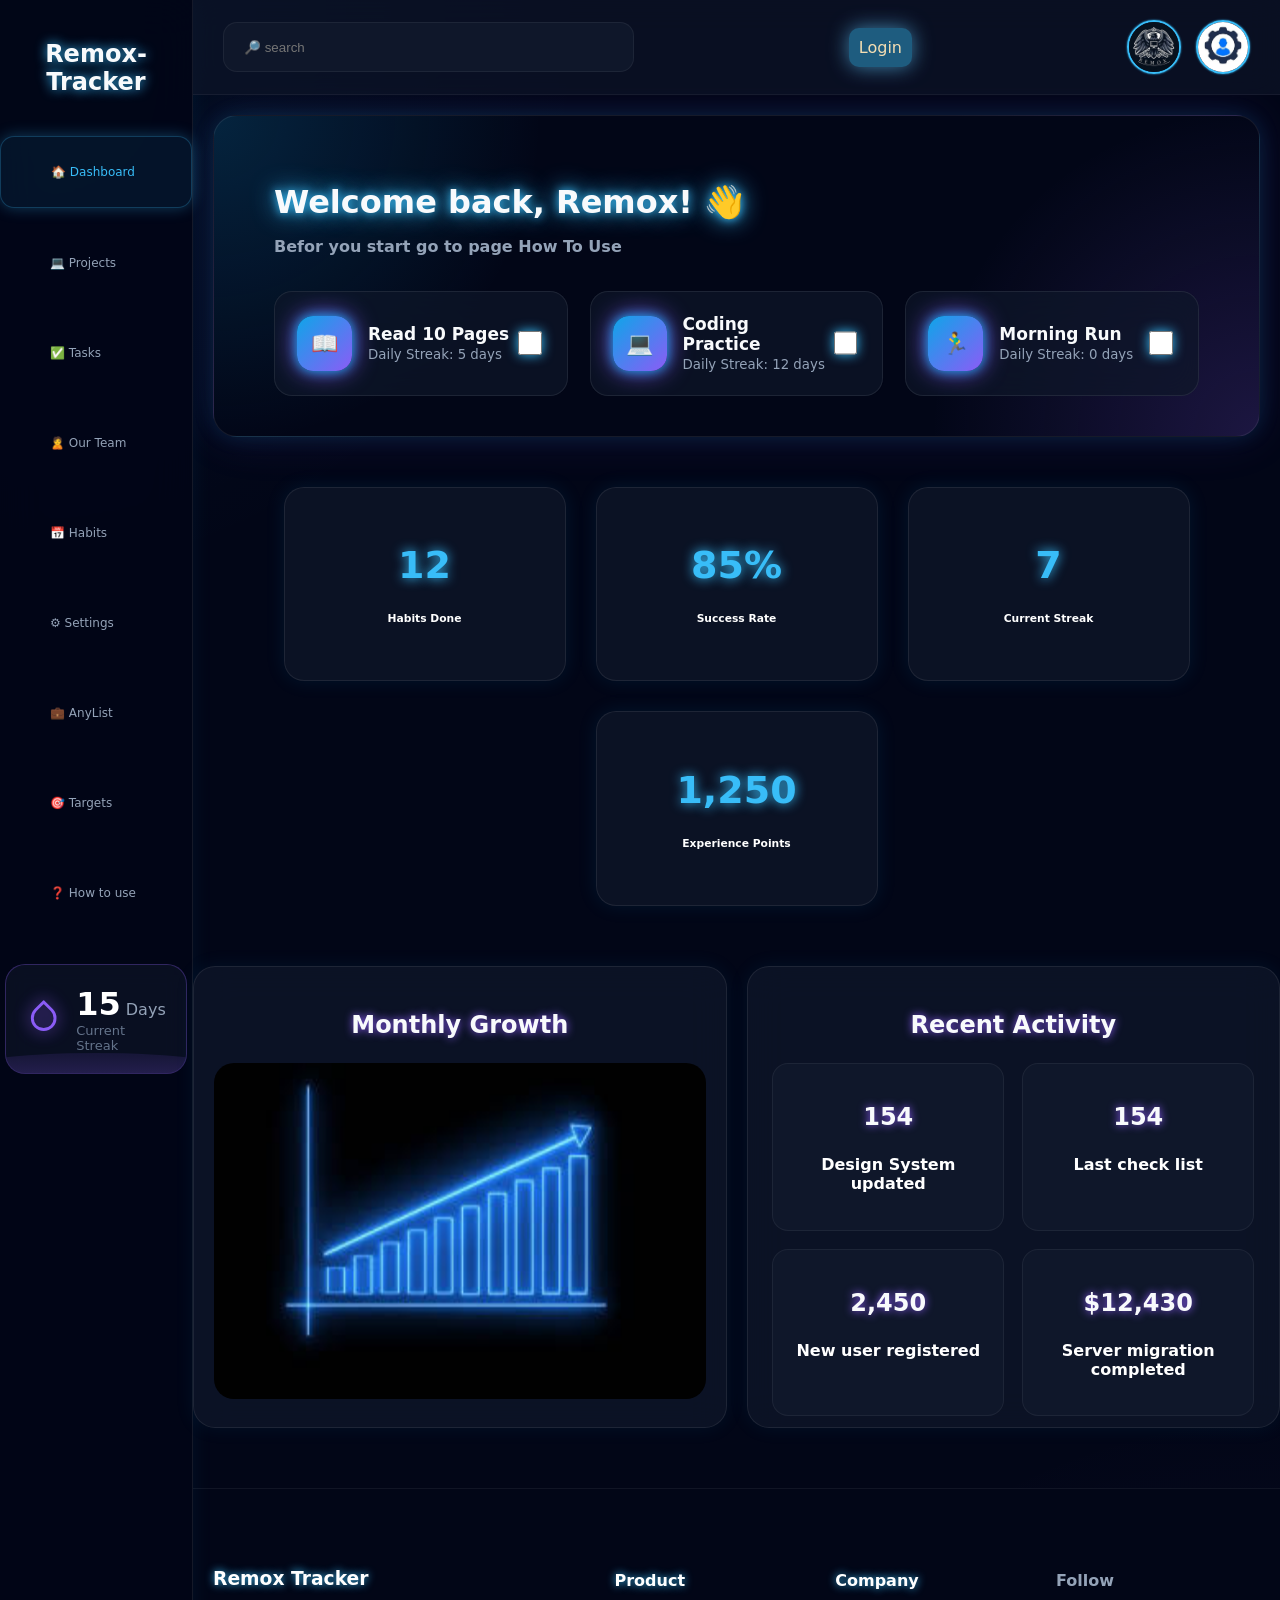
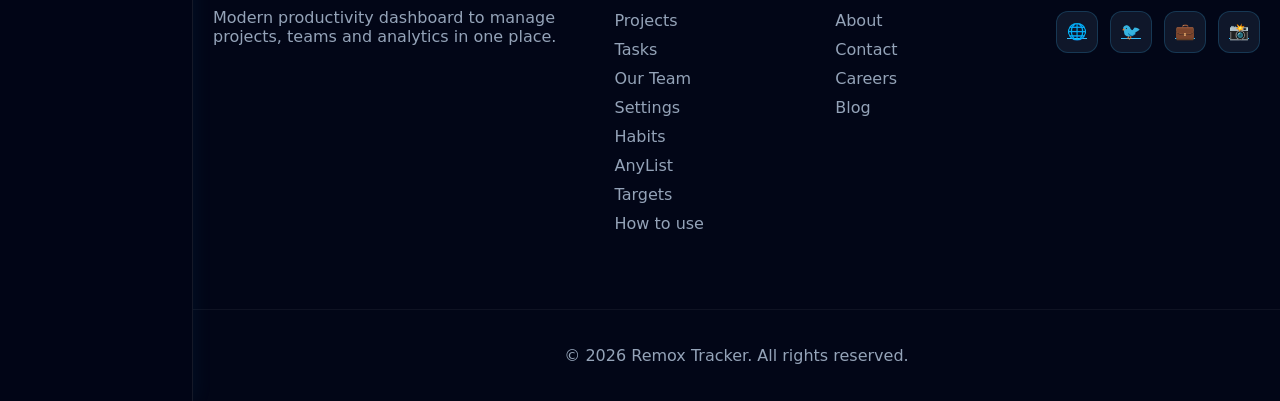
<file: index.html>
<!DOCTYPE html>
<html lang="en">
<head>
    <meta charset="UTF-8">
    <meta name="viewport" content="width=device-width, initial-scale=1.0">
    <title>home</title>
  <link type="text/css" rel="stylesheet" href="css/style.css">
  <link type="text/css" rel="stylesheet" href="all/style.css">

</head>
<body>

<div class="layot">

<!-- ========== humberegr ========== -->

<div class="hamburger" id="hamburger-btn">
  <span></span>
  <span></span>
  <span></span>
</div>

<!-- ========== Menu ========== -->

<aside class="menu" id="sidebar">
    
    <div class="menu-content">
        <h2>Remox-Tracker</h2>
        <ul>
            <li><a href="#" class="active">🏠 Dashboard</a></li>
            <li><a href="pages/project/project.html">💻 Projects</a></li>
            <li><a href="pages/tasks/tasks.html">✅ Tasks</a></li>
            <li><a href="pages/team/team.html">🙎 Our Team</a></li>
            <li><a href="pages/habits/habits.html">📅 Habits</a></li>
            <li><a href="pages/settings/settings.html">⚙️ Settings</a></li>
            <li><a href="pages/anylist/anylist.html" class="icon-Habits">💼 AnyList</a></li>
            <li><a href="pages/targets/targets.html" class="icon-Habits">🎯 Targets</a></li>
            <li><a href="pages/how/how.html" class="icon-Habits">❓ How to use</a></li>
        </ul>

    </div>

    <div class="day-streak-container">
        <div class="streak-card">
            <div class="streak-main">
                <div class="streak-icon">
                    <svg viewBox="0 0 24 24" fill="none" xmlns="http://www.w3.org/2000/svg">
                        <path d="M17.657 18.657C16.223 20.0906 14.2144 20.8974 12.1221 20.8974C10.0299 20.8974 8.02126 20.0906 6.587 18.657C5.15274 17.2233 4.34586 15.2148 4.34586 13.1225C4.34586 11.0302 5.15274 9.02166 6.587 7.588L12.122 2L17.657 7.588C19.0913 9.02166 19.8981 11.0302 19.8981 13.1225C19.8981 15.2148 19.0913 17.2233 17.657 18.657Z" stroke="#8b5cf6" stroke-width="2" stroke-linecap="round" stroke-linejoin="round"/>
                    </svg>
                </div>
                <div class="streak-info">
                    <div class="streak-number">
                        <span id="streak-count">15</span>
                        <small>Days</small>
                    </div>
                    <p>Current Streak</p>
                </div>
            </div>
            <!-- موج پایین کارت -->
            <div class="streak-wave"></div>
        </div>
        </div>
</aside>



<div class="page">
<!-- ========== HEADER ========== -->

<header class="header">

    <input type="search" placeholder="🔎 search">
        <a class="login" href="pages/login/login.html">Login</a>

        <div class="header-img">
            <img src="assets/images/logo.jpg">
            <img class="admin" src="assets/images/profile (1).jpg">
        </div>

</header>

<!-- ========== HABIT TRACKER SECTION (جایگزین Hero) ========== -->
<section class="habit-dashboard scroll-anim">
    <div class="welcome-area">
        <h1>Welcome back, Remox! 👋</h1>
        <p> <strong>Befor you start go to page How To Use</strong></p>
    </div>

    <div class="habit-quick-grid">
        <!-- Habit Item 1 -->
        <div class="habit-card">
            <div class="habit-info">
                <span class="habit-icon">📖</span>
                <div>
                    <h4>Read 10 Pages</h4>
                    <small>Daily Streak: 5 days</small>
                </div>
            </div>
            <input type="checkbox" class="habit-checkbox">
        </div>
        <!-- Habit Item 2 -->
        <div class="habit-card">
            <div class="habit-info">
                <span class="habit-icon">💻</span>
                <div>
                    <h4>Coding Practice</h4>
                    <small>Daily Streak: 12 days</small>
                </div>
            </div>
            <input type="checkbox" class="habit-checkbox">
        </div>
        <!-- Habit Item 3 -->
        <div class="habit-card">
            <div class="habit-info">
                <span class="habit-icon">🏃‍♂️</span>
                <div>
                    <h4>Morning Run</h4>
                    <small>Daily Streak: 0 days</small>
                </div>
            </div>
            <input type="checkbox" class="habit-checkbox">
        </div>
    </div>
</section>

<!-- ========== STATS CARDS (بروزرسانی شده) ========== -->
<div class="cards-container">
    <div class="result-cards">
        <h1 class="stat-number" data-target="12">0</h1>
        <h6>Habits Done</h6>
    </div>
    <div class="result-cards">
        <h1 class="stat-number" data-target="85" data-suffix="%">0</h1>
        <h6>Success Rate</h6>
    </div>
    <div class="result-cards">
        <h1 class="stat-number" data-target="7">0</h1>
        <h6>Current Streak</h6>
    </div>
    <div class="result-cards">
        <h1 class="stat-number" data-target="1250">0</h1>
        <h6>Experience Points</h6>
    </div>
</div>


<!-- ==========big- cards-container ========== -->

<div class="big-cards-container">

<div class="big-cards">
    <h3>Monthly Growth</h3>
    <div id="chart-placeholder">
<img src="assets/images/chart.jpg">
    </div>
</div>

<div class="big-cards">
                <h3>Recent Activity</h3>

        <div class="inside-cards-container">

            <div class="inside-result-cards">
                <h3 class="stat-number" data-target="154">2h ago</h3>
                <h4> Design System updated</h4>
            </div>

            <div class="inside-result-cards">
                <h3 class="stat-number" data-target="154">2h ago</h3>
                <h4> Last check list</h4>
            </div>

            <div class="inside-result-cards">
                <h3 class="stat-number" data-target="2450">3h ago</34>
                <h4> New user registered</h4>
            </div>

            <div class="inside-result-cards">
                <h3 class="stat-number" data-target="12430" data-prefix="$">Yesterday</h3>
                <h4>Server migration completed</h4>
            </div>
            
                </div>
</div>
</div>

<!-- ==========footer============ -->

<footer class="footer">
  <div class="footer-container">

    <div class="footer-brand">
      <h3>Remox Tracker</h3>
      <p>Modern productivity dashboard to manage projects, teams and analytics in one place.</p>
    </div>

    <div class="footer-links">
      <h4>Product</h4>
      <ul>
            <li><a href="pages/project/project.html" class="icon-projects"> Projects</a></li>
            <li><a href="pages/tasks/tasks.html" class="icon-tasks"> Tasks</a></li>
            <li><a href="pages/team/team.html" class="icon-team"> Our Team</a></li>
            <li><a href="pages/settings/settings.html" class="icon-settings"> Settings</a></li>
            <li><a href="pages/habits/habits.html" class="icon-Habits"> Habits</a></li>
            <li><a href="pages/anylist/anylist.html" class="icon-Habits"> AnyList</a></li>
            <li><a href="pages/targets/targets.html" class="icon-Habits"> Targets</a></li>
            <li><a href="pages/how/how.html" class="icon-Habits"> How to use</a></li>

      </ul>
    </div>

    <div class="footer-links">
      <h4>Company</h4>
      <ul>
        <li><a href="#">About</a></li>
        <li><a href="#">Contact</a></li>
        <li><a href="#">Careers</a></li>
        <li><a href="#">Blog</a></li>
      </ul>
    </div>

    <div class="footer-social">
      <h4>Follow</h4>
      <div class="social-icons">
        <a href="#">🌐</a>
        <a href="#">🐦</a>
        <a href="#">💼</a>
        <a href="#">📸</a>
      </div>
    </div>

  </div>

  <div class="footer-bottom">
    <p>© 2026 Remox Tracker. All rights reserved.</p>
  </div>
</footer>

</div>
</div>

<script src="js/main.js"></script>
<script src="all/main.js"></script>

</body>
</html>
</file>
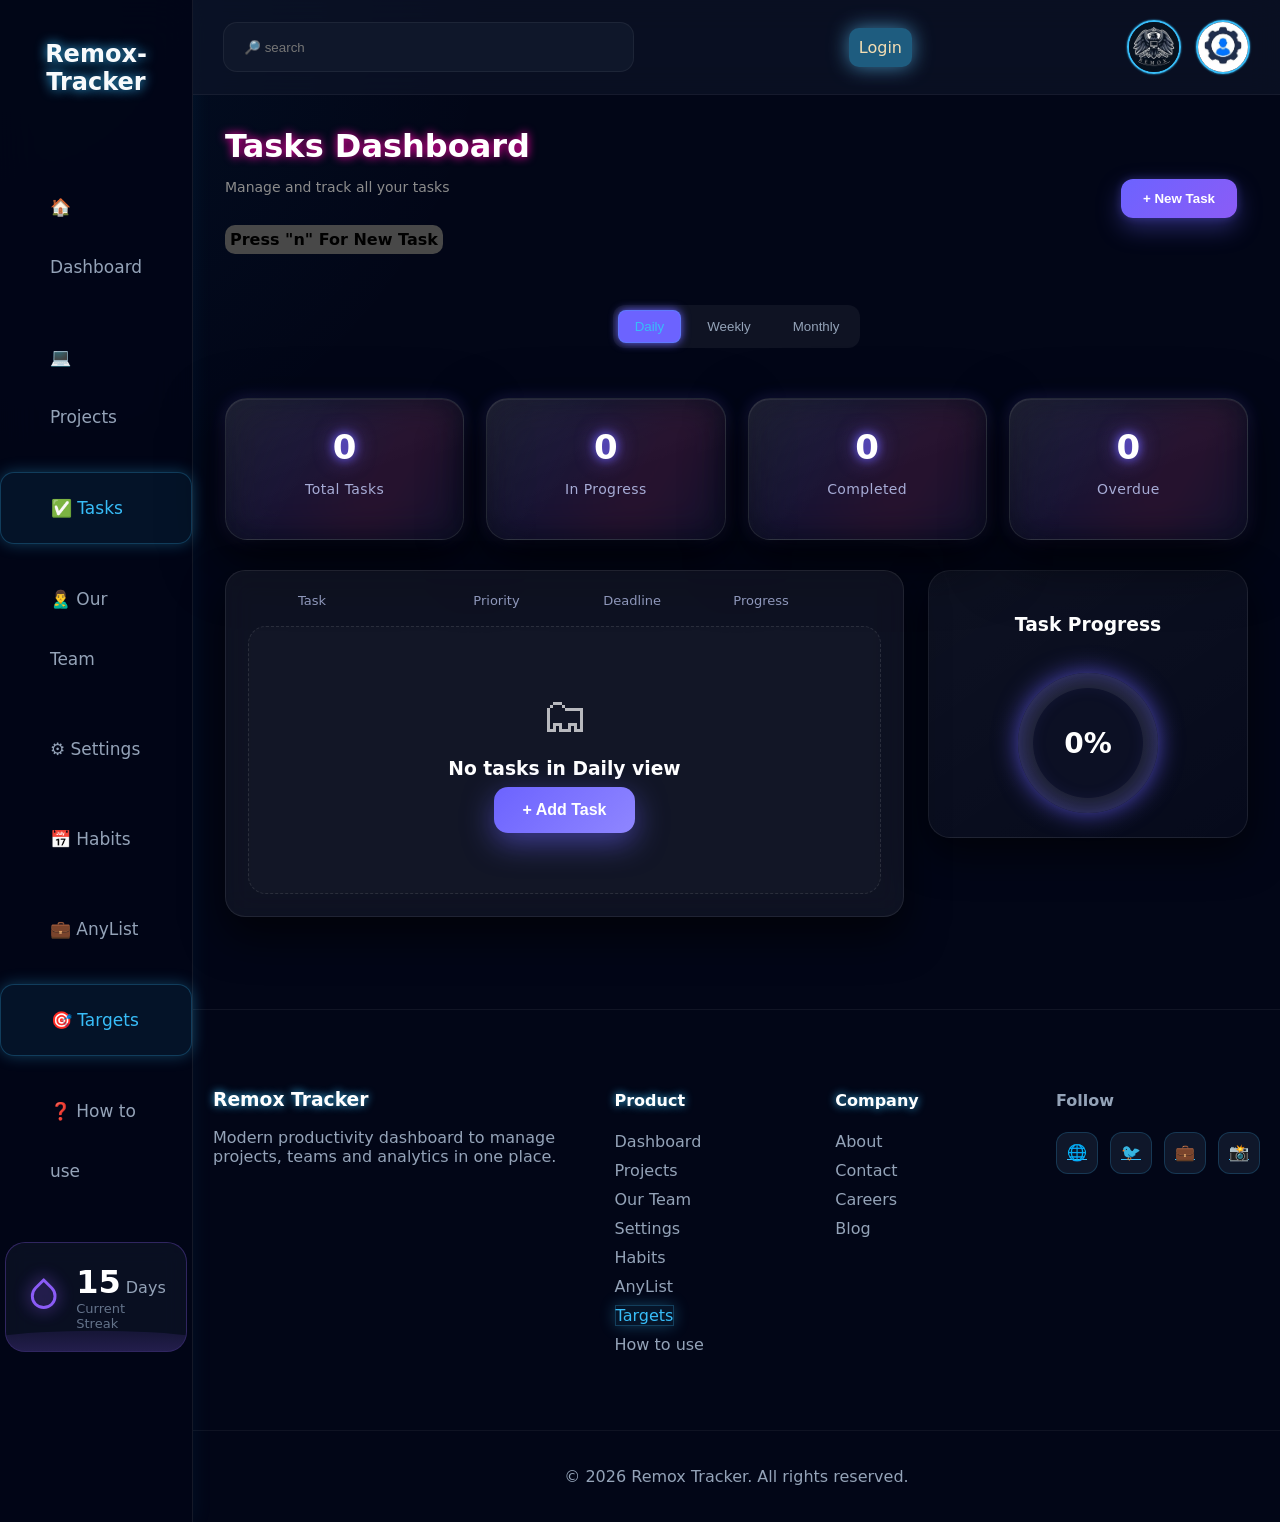
<file: assets/images/programm.html>
<!DOCTYPE html>
<!-- saved from url=(0060)http://127.0.0.1:5500/Remox-dashboard/pages/tasks/tasks.html -->
<html lang="en"><head><meta http-equiv="Content-Type" content="text/html; charset=UTF-8">
    
    <meta name="viewport" content="width=device-width, initial-scale=1.0">
    <title>Tasks</title>
  <link type="text/css" rel="stylesheet" href="./programm_files/style.css">
  <link type="text/css" rel="stylesheet" href="./programm_files/style(1).css">

</head>
<body cz-shortcut-listen="true">

<div class="layot">

<!-- ========== humberger ========== -->

<div class="hamburger" id="hamburger-btn">
  <span></span>
  <span></span>
  <span></span>
</div>

<!-- ========== menu ========== -->

<aside class="menu">
    <h2>Remox-Tracker</h2>
<ul>
            <li><a href="http://127.0.0.1:5500/Remox-dashboard/index.html" class="icon-dashboard">🏠 Dashboard</a></li>
            <li><a href="http://127.0.0.1:5500/Remox-dashboard/pages/project/project.html" class="icon-projects">💻 Projects</a></li>
            <li><a href="http://127.0.0.1:5500/Remox-dashboard/pages/tasks/tasks.html#" class="icon-task active">✅ Tasks</a></li>
            <li><a href="http://127.0.0.1:5500/Remox-dashboard/pages/team/team.html" class="icon-team">🙎‍♂️ Our Team</a></li>
            <li><a href="http://127.0.0.1:5500/Remox-dashboard/pages/settings/settings.html" class="icon-settings">⚙️ Settings</a></li>
            <li><a href="http://127.0.0.1:5500/Remox-dashboard/pages/habits/habits.html" class="icon-settings">📅 Habits</a></li>
                        <li><a href="http://127.0.0.1:5500/Remox-dashboard/pages/anylist/anylist.html" class="icon-Habits">💼 AnyList</a></li>
            <li><a href="http://127.0.0.1:5500/Remox-dashboard/pages/targets/targets.html" class="icon-Habits active">🎯 Targets</a></li>

            <li><a href="http://127.0.0.1:5500/Remox-dashboard/pages/how/how.html" class="icon-Habits">❓ How to use</a></li>

</ul>
    <!--  -->

        <div class="day-streak-container">
        <div class="streak-card">
            <div class="streak-main">
                <div class="streak-icon">
                    <svg viewBox="0 0 24 24" fill="none" xmlns="http://www.w3.org/2000/svg">
                        <path d="M17.657 18.657C16.223 20.0906 14.2144 20.8974 12.1221 20.8974C10.0299 20.8974 8.02126 20.0906 6.587 18.657C5.15274 17.2233 4.34586 15.2148 4.34586 13.1225C4.34586 11.0302 5.15274 9.02166 6.587 7.588L12.122 2L17.657 7.588C19.0913 9.02166 19.8981 11.0302 19.8981 13.1225C19.8981 15.2148 19.0913 17.2233 17.657 18.657Z" stroke="#8b5cf6" stroke-width="2" stroke-linecap="round" stroke-linejoin="round"></path>
                    </svg>
                </div>
                <div class="streak-info">
                    <div class="streak-number">
                        <span id="streak-count">15</span>
                        <small>Days</small>
                    </div>
                    <p>Current Streak</p>
                </div>
            </div>
            <!-- موج پایین کارت -->
            <div class="streak-wave"></div>
        </div>
        </div>
</aside>

<div class="page">
<!-- ========== HEADER ========== -->

<header class="header">
    <input type="search" placeholder="🔎 search">
        <a class="login" href="http://127.0.0.1:5500/Remox-dashboard/pages/login/login.html">Login</a>

        <div class="header-img">
            <img src="./programm_files/logo.jpg">
            <img class="admin" src="./programm_files/profile (1).jpg">
        </div>
</header>
<!-- ========== body ========== -->

<div class="tasks-page">

<!-- در فایل HTML، بخش tasks-header را با این کد جایگزین کنید -->
<header class="tasks-header">
    <div class="tasks-header-txt">
        <h1 class="titr">Tasks Dashboard</h1>
        <p class="under-titr">Manage and track all your tasks</p>
        <p style="color: rgb(0, 0, 0);background-color: rgb(72, 72, 72); width: fit-content; padding: 5px;border-radius: 10px;font-weight: bold;">Press "n" For New Task</p>

    </div>

    <button id="openTaskModal" class="new-task-btn">+ New Task</button>
</header>

    <!-- دکمه‌های فیلتر -->
    <div class="filter-group">
        <button class="filter-btn active" data-filter="daily">Daily</button>
        <button class="filter-btn" data-filter="weekly">Weekly</button>
        <button class="filter-btn" data-filter="monthly">Monthly</button>
    </div>

<section class="stats-grid">
  <div class="stat-card">
    <h3 id="totalTasks">0</h3>
    <p>Total Tasks</p>
  </div>
  <div class="stat-card">
    <h3 id="inProgressTasks">0</h3>
    <p>In Progress</p>
  </div>
  <div class="stat-card">
    <h3 id="completedTasks">0</h3>
    <p>Completed</p>
  </div>
  <div class="stat-card">
    <h3 id="overdueTasks">0</h3>
    <p>Overdue</p>
  </div>
</section>

<section class="tasks-layout">

<div class="tasks-table">
        <div class="tasks-table-header">
            <span></span><span>Task</span><span>Priority</span><span>Deadline</span><span>Progress</span><span></span>
        </div>
        <div class="empty-state">
            <div class="empty-icon">🗂</div>
            <h3>No tasks in Daily view</h3>
            <button class="empty-add-btn" onclick="modal.classList.add(&#39;active&#39;)">+ Add Task</button>
        </div></div>



<aside class="tasks-sidebar">

<div class="panel circle-panel">

<h3>Task Progress</h3>

<div class="circle-progress" id="circleProgress" style="--progress: 0%;">
<span id="circlePercent">0%</span>
</div>


</div>

</aside>

</section>


</div>




<!-- ========== footer ========== -->

<footer class="footer">
  <div class="footer-container">

    <div class="footer-brand">
      <h3>Remox Tracker</h3>
      <p>Modern productivity dashboard to manage projects, teams and analytics in one place.</p>
    </div>

    <div class="footer-links">
      <h4>Product</h4>
      <ul>
            <li><a href="http://127.0.0.1:5500/Remox-dashboard/index.html" class="icon-dashboard">Dashboard</a></li>
            <li><a href="http://127.0.0.1:5500/Remox-dashboard/pages/project/project.html" class="icon-projects"> Projects</a></li>
            <li><a href="http://127.0.0.1:5500/Remox-dashboard/pages/team/team.html" class="icon-team"> Our Team</a></li>
            <li><a href="http://127.0.0.1:5500/Remox-dashboard/pages/settings/settings.html" class="icon-settings"> Settings</a></li>
            <li><a href="http://127.0.0.1:5500/Remox-dashboard/pages/habits/habits.html" class="icon-Habits"> Habits</a></li>
                        <li><a href="http://127.0.0.1:5500/Remox-dashboard/pages/anylist/anylist.html" class="icon-Habits"> AnyList</a></li>
            <li><a href="http://127.0.0.1:5500/Remox-dashboard/pages/targets/targets.html" class="icon-Habits active">Targets</a></li>
            <li><a href="http://127.0.0.1:5500/Remox-dashboard/pages/how/how.html" class="icon-Habits"> How to use</a></li>
      </ul>
    </div>

    <div class="footer-links">
      <h4>Company</h4>
      <ul>
        <li><a href="http://127.0.0.1:5500/Remox-dashboard/pages/tasks/tasks.html#">About</a></li>
        <li><a href="http://127.0.0.1:5500/Remox-dashboard/pages/tasks/tasks.html#">Contact</a></li>
        <li><a href="http://127.0.0.1:5500/Remox-dashboard/pages/tasks/tasks.html#">Careers</a></li>
        <li><a href="http://127.0.0.1:5500/Remox-dashboard/pages/tasks/tasks.html#">Blog</a></li>
      </ul>
    </div>

    <div class="footer-social">
      <h4>Follow</h4>
      <div class="social-icons">
        <a href="http://127.0.0.1:5500/Remox-dashboard/pages/tasks/tasks.html#">🌐</a>
        <a href="http://127.0.0.1:5500/Remox-dashboard/pages/tasks/tasks.html#">🐦</a>
        <a href="http://127.0.0.1:5500/Remox-dashboard/pages/tasks/tasks.html#">💼</a>
        <a href="http://127.0.0.1:5500/Remox-dashboard/pages/tasks/tasks.html#">📸</a>
      </div>
    </div>

  </div>

  <div class="footer-bottom">
    <p>© 2026 Remox Tracker. All rights reserved.</p>
  </div>
</footer>

</div>
</div>

<div id="taskModal" class="task-modal">

<div class="task-modal-box">

<h3>Add New Task</h3>

<input type="text" id="taskInput" placeholder="Write your task...">

<select id="taskPriority">
<option value="high">High</option>
<option value="medium">Medium</option>
<option value="low">Low</option>
</select>

<button id="addTaskBtn">Add Task</button>

</div>

</div>

<script src="./programm_files/main.js.download"></script>
<script src="./programm_files/main(1).js.download"></script>
<!-- Code injected by live-server -->
<script>
	// <![CDATA[  <-- For SVG support
	if ('WebSocket' in window) {
		(function () {
			function refreshCSS() {
				var sheets = [].slice.call(document.getElementsByTagName("link"));
				var head = document.getElementsByTagName("head")[0];
				for (var i = 0; i < sheets.length; ++i) {
					var elem = sheets[i];
					var parent = elem.parentElement || head;
					parent.removeChild(elem);
					var rel = elem.rel;
					if (elem.href && typeof rel != "string" || rel.length == 0 || rel.toLowerCase() == "stylesheet") {
						var url = elem.href.replace(/(&|\?)_cacheOverride=\d+/, '');
						elem.href = url + (url.indexOf('?') >= 0 ? '&' : '?') + '_cacheOverride=' + (new Date().valueOf());
					}
					parent.appendChild(elem);
				}
			}
			var protocol = window.location.protocol === 'http:' ? 'ws://' : 'wss://';
			var address = protocol + window.location.host + window.location.pathname + '/ws';
			var socket = new WebSocket(address);
			socket.onmessage = function (msg) {
				if (msg.data == 'reload') window.location.reload();
				else if (msg.data == 'refreshcss') refreshCSS();
			};
			if (sessionStorage && !sessionStorage.getItem('IsThisFirstTime_Log_From_LiveServer')) {
				console.log('Live reload enabled.');
				sessionStorage.setItem('IsThisFirstTime_Log_From_LiveServer', true);
			}
		})();
	}
	else {
		console.error('Upgrade your browser. This Browser is NOT supported WebSocket for Live-Reloading.');
	}
	// ]]>
</script>

</body></html>
</file>
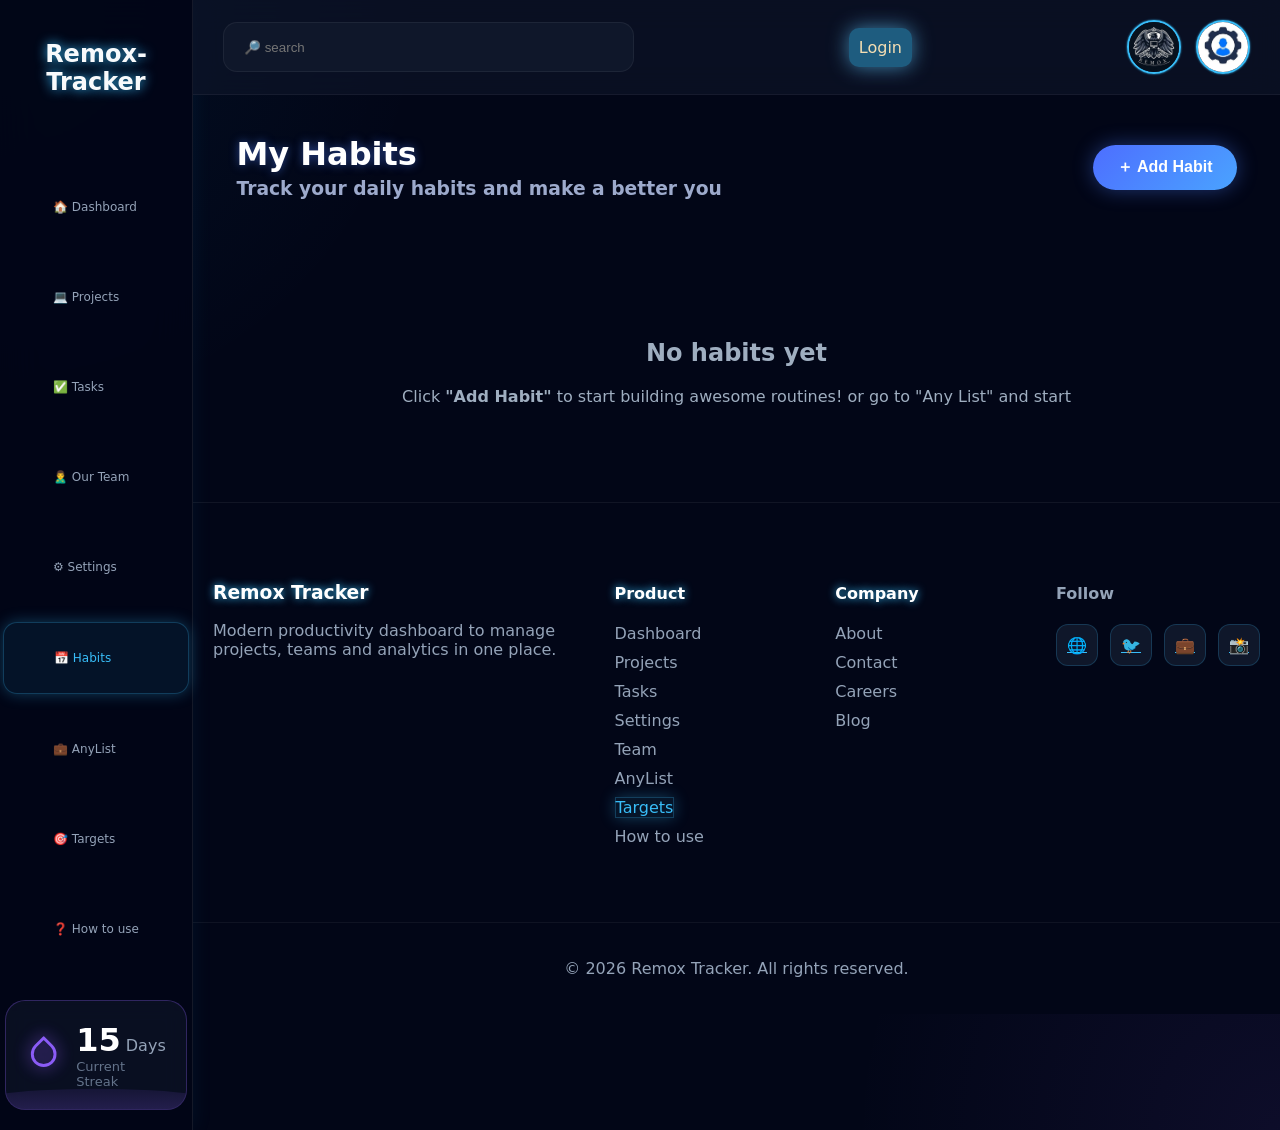
<file: pages/habits/habits.html>
<!DOCTYPE html>
<html lang="en">
<head>
    <meta charset="UTF-8">
    <meta name="viewport" content="width=device-width, initial-scale=1.0">
    <title>Habits</title>
  <link type="text/css" rel="stylesheet" href="style.css">
  <link type="text/css" rel="stylesheet" href="../../all/style.css">

</head>
<body>

<div class="layot">

<!-- ========== humbergr ========== -->

<div class="hamburger" id="hamburger-btn">
  <span></span>
  <span></span>
  <span></span>
</div>
<!-- ========== menu ========== -->

<aside class="menu">
    <h2>Remox-Tracker</h2>
<ul>
            <li><a href="../../index.html" class="icon-dashboard">🏠 Dashboard</a></li>
            <li><a href="../project/project.html" class="icon-projects">💻 Projects</a></li>
            <li><a href="../tasks/tasks.html" class="icon-task">✅ Tasks</a></li>
            <li><a href="../team/team.html" class="icon-team">🙎‍♂️ Our Team</a></li>
            <li><a href="../settings/settings.html" class="icon-settings">⚙️ Settings</a></li>
            <li><a href="#" class="icon-settings active">📅 Habits</a></li>
            <li><a href="../anylist/anylist.html" class="icon-Habits">💼 AnyList</a></li>
            <li><a href="../targets/targets.html" class="icon-Habits">🎯 Targets</a></li>

            <li><a href="../how/how.html" class="icon-Habits">❓ How to use</a></li>
</ul>
    <!--  -->

        <div class="day-streak-container">
        <div class="streak-card">
            <div class="streak-main">
                <div class="streak-icon">
                    <svg viewBox="0 0 24 24" fill="none" xmlns="http://www.w3.org/2000/svg">
                        <path d="M17.657 18.657C16.223 20.0906 14.2144 20.8974 12.1221 20.8974C10.0299 20.8974 8.02126 20.0906 6.587 18.657C5.15274 17.2233 4.34586 15.2148 4.34586 13.1225C4.34586 11.0302 5.15274 9.02166 6.587 7.588L12.122 2L17.657 7.588C19.0913 9.02166 19.8981 11.0302 19.8981 13.1225C19.8981 15.2148 19.0913 17.2233 17.657 18.657Z" stroke="#8b5cf6" stroke-width="2" stroke-linecap="round" stroke-linejoin="round"/>
                    </svg>
                </div>
                <div class="streak-info">
                    <div class="streak-number">
                        <span id="streak-count">15</span>
                        <small>Days</small>
                    </div>
                    <p>Current Streak</p>
                </div>
            </div>
            <!-- موج پایین کارت -->
            <div class="streak-wave"></div>
        </div>
        </div>
</aside>

<!-- ========== HEADER ========== -->
<div class="page">

<header class="header">
    <input type="search" placeholder="🔎 search">
        <a class="login" href="../login/login.html">Login</a>

        <div class="header-img">
            <img src="../../assets/images/logo.jpg">
            <img class="admin" src="../../assets/images/profile (1).jpg">
        </div>
</header>

  <div class="top-row">
    <div class="top-txt">
      <h1>My Habits</h1>
      <h3>Track your daily habits and make a better you</h3>
    </div>
    <button class="add" id="add-habit-btn">＋ Add Habit</button>
  </div>

  <div class="habits-container" id="habits-container"></div>

  <!-- Modal Add -->
  <div class="modal-overlay" id="habit-modal">
    <div class="modal-card">
      <h2>Add New Habit</h2>
      <input type="text" id="habit-name" placeholder="Habit Name...">
      <textarea id="habit-desc" placeholder="Short Description..."></textarea>

      <label for="habit-icon" class="upload-label">📁 Choose Icon</label>
      <input type="file" id="habit-icon" accept="image/*">

      <div class="modal-actions">
        <button id="save-habit">Save</button>
        <button id="cancel-habit" class="cancel">Cancel</button>
      </div>
    </div>
  </div>


<!-- ========== footer ========== -->

<footer class="footer">
  <div class="footer-container">

    <div class="footer-brand">
      <h3>Remox Tracker</h3>
      <p>Modern productivity dashboard to manage projects, teams and analytics in one place.</p>
    </div>

    <div class="footer-links">
      <h4>Product</h4>
      <ul>
            <li><a href="../../index.html" class="icon-dashboard">Dashboard</a></li>
            <li><a href="../project/project.html" class="icon-projects"> Projects</a></li>
            <li><a href="../tasks/tasks.html" class="icon-task"> Tasks</a></li>
            <li><a href="../settings/settings.html" class="icon-settings"> Settings</a></li>
            <li><a href="../team/team.html" class="icon-Habits"> Team</a></li>
            <li><a href="../anylist/anylist.html" class="icon-Habits"> AnyList</a></li>
            <li><a href="../targets/targets.html" class="icon-Habits active">Targets</a></li>
            <li><a href="../how/how.html" class="icon-Habits"> How to use</a></li>
      </ul>
    </div>

    <div class="footer-links">
      <h4>Company</h4>
      <ul>
        <li><a href="#">About</a></li>
        <li><a href="#">Contact</a></li>
        <li><a href="#">Careers</a></li>
        <li><a href="#">Blog</a></li>
      </ul>
    </div>

    <div class="footer-social">
      <h4>Follow</h4>
      <div class="social-icons">
        <a href="#">🌐</a>
        <a href="#">🐦</a>
        <a href="#">💼</a>
        <a href="#">📸</a>
      </div>
    </div>

  </div>

  <div class="footer-bottom">
    <p>© 2026 Remox Tracker. All rights reserved.</p>
  </div>
</footer>

</div>
</div>

<script src="main.js"></script>
<script src="../../all/main.js"></script>
</body>
</html>
</file>
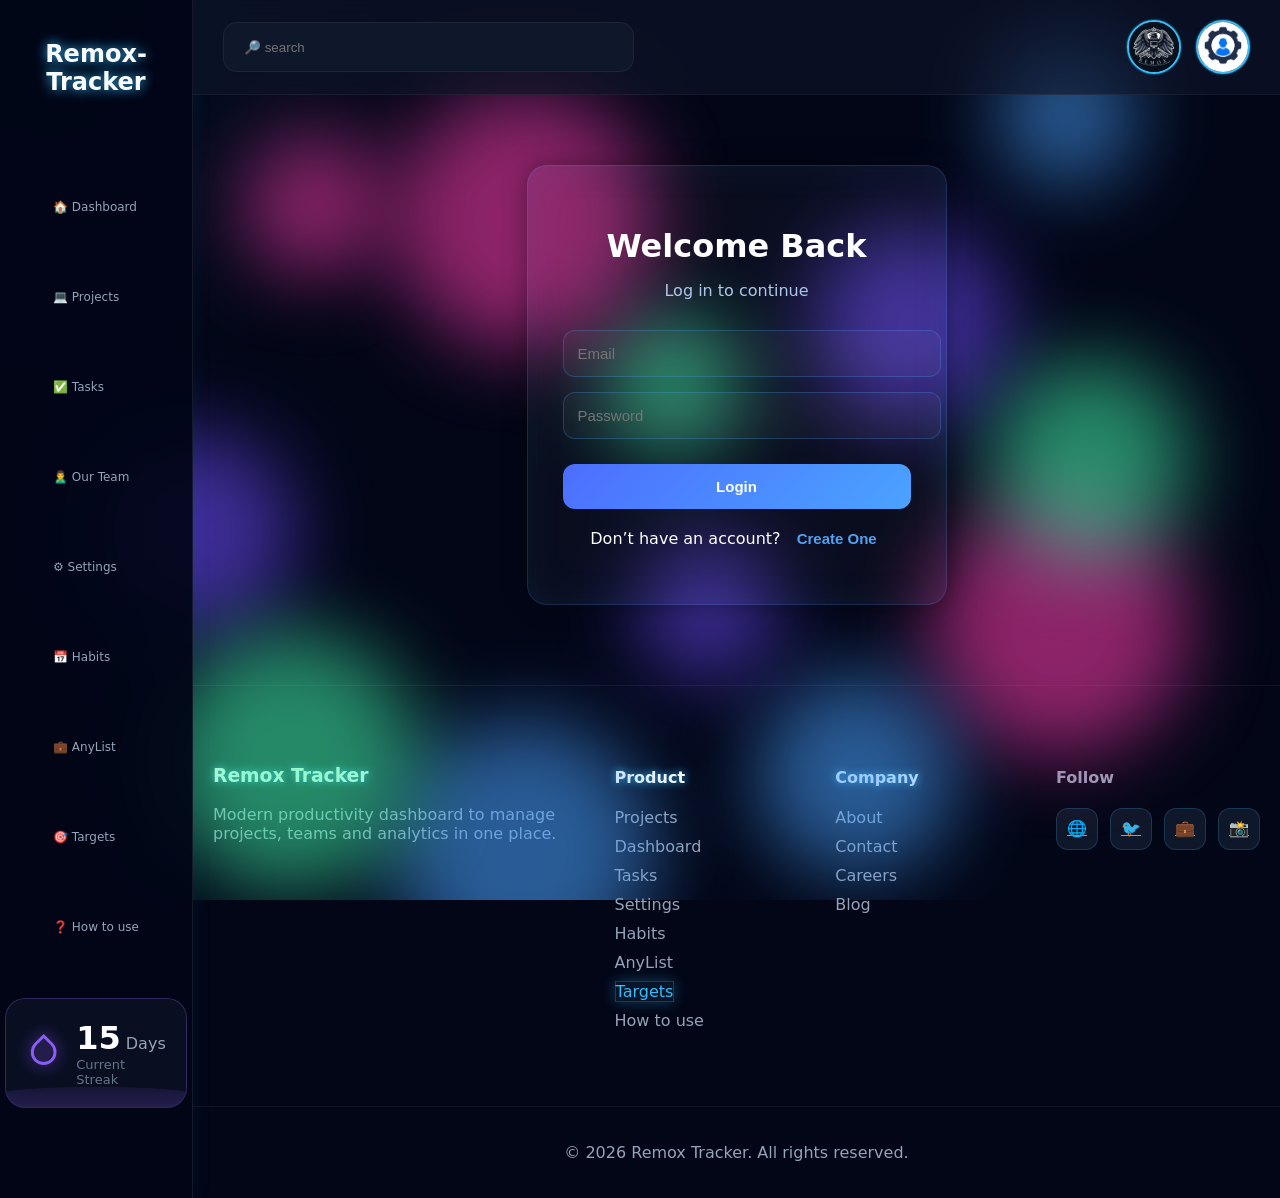
<file: pages/login/login.html>
<!DOCTYPE html>
<html lang="en">
<head>
    <meta charset="UTF-8">
    <meta name="viewport" content="width=device-width, initial-scale=1.0">
    <title>Login page</title>
  <link type="text/css" rel="stylesheet" href="style.css">
  <link type="text/css" rel="stylesheet" href="../../all/style.css">

</head>
<body>
  
<div class="auth-bg">
    <div class="shape s1"></div>
    <div class="shape s2"></div>
    <div class="shape s3"></div>
    <div class="shape s4"></div>
    <div class="shape s5"></div>
    <div class="shape s6"></div>
    <div class="shape s7"></div>
    <div class="shape s8"></div>
    <div class="shape s9"></div>
    <div class="shape s10"></div>
    <div class="shape s11"></div>
    <div class="shape s12"></div>
</div>


<div class="layot">

<!-- ========== humbergr ========== -->

<div class="hamburger" id="hamburger-btn">
  <span></span>
  <span></span>
  <span></span>
</div>
<!-- ========== menu ========== -->

<aside class="menu">
    <h2>Remox-Tracker</h2>
<ul>
            <li><a href="../../index.html" class="icon-dashboard">🏠 Dashboard</a></li>
            <li><a href="../project/project.html" class="icon-projects">💻 Projects</a></li>
            <li><a href="../tasks/tasks.html" class="icon-task">✅ Tasks</a></li>
            <li><a href="../team/team.html" class="icon-team">🙎‍♂️ Our Team</a></li>
            <li><a href="../settings/settings.html" class="icon-settings">⚙️ Settings</a></li>
            <li><a href="../habits/habits.html" class="icon-settings">📅 Habits</a></li>
                        <li><a href="../anylist/anylist.html" class="icon-Habits">💼 AnyList</a></li>
            <li><a href="../targets/targets.html" class="icon-Habits">🎯 Targets</a></li>

            <li><a href="../how/how.html" class="icon-Habits">❓ How to use</a></li>

</ul>
    <!--  -->

        <div class="day-streak-container">
        <div class="streak-card">
            <div class="streak-main">
                <div class="streak-icon">
                    <svg viewBox="0 0 24 24" fill="none" xmlns="http://www.w3.org/2000/svg">
                        <path d="M17.657 18.657C16.223 20.0906 14.2144 20.8974 12.1221 20.8974C10.0299 20.8974 8.02126 20.0906 6.587 18.657C5.15274 17.2233 4.34586 15.2148 4.34586 13.1225C4.34586 11.0302 5.15274 9.02166 6.587 7.588L12.122 2L17.657 7.588C19.0913 9.02166 19.8981 11.0302 19.8981 13.1225C19.8981 15.2148 19.0913 17.2233 17.657 18.657Z" stroke="#8b5cf6" stroke-width="2" stroke-linecap="round" stroke-linejoin="round"/>
                    </svg>
                </div>
                <div class="streak-info">
                    <div class="streak-number">
                        <span id="streak-count">15</span>
                        <small>Days</small>
                    </div>
                    <p>Current Streak</p>
                </div>
            </div>
            <!-- موج پایین کارت -->
            <div class="streak-wave"></div>
        </div>
        </div>
</aside>

<!-- ========== HEADER ========== -->
<div class="page">

<header class="header">
    <input type="search" placeholder="🔎 search">
        <div class="header-img">
            <img src="../../assets/images/logo.jpg">
            <img class="admin" src="../../assets/images/profile (1).jpg">
        </div>
</header>

<div class="auth-container">

    <div class="auth-card">

        <h1 id="auth-title">Welcome Back</h1>
        <p id="auth-subtitle">Log in to continue</p>

        <!-- LOGIN FORM -->
        <form id="login-form" class="form-active">
            <input type="email" placeholder="Email" class="auth-input">
            <input type="password" placeholder="Password" class="auth-input">
            <button type="submit" class="auth-btn">Login</button>
        </form>

        <!-- SIGNUP FORM -->
        <form id="signup-form">
            <input type="text" placeholder="Full Name" class="auth-input">
            <input type="email" placeholder="Email" class="auth-input">
            <input type="password" placeholder="Password" class="auth-input">
            <button type="submit" class="auth-btn">Sign Up</button>
        </form>

        <p class="switch-text">
            <span id="switch-line">Don’t have an account?</span>
            <button id="switch-btn" class="switch-btn">Create One</button>
        </p>

    </div>

</div>
<!-- ========== footer-container ========== -->


<footer class="footer">
  <div class="footer-container">

    <div class="footer-brand">
      <h3>Remox Tracker</h3>
      <p>Modern productivity dashboard to manage projects, teams and analytics in one place.</p>
    </div>

    <div class="footer-links">
      <h4>Product</h4>
      <ul>
            <li><a href="../project/project.html" class="icon-projects"> Projects</a></li>
            <li><a href="../../index.html" class="icon-projects"> Dashboard</a></li>
            <li><a href="../tasks/tasks.html" class="icon-tasks"> Tasks</a></li>
            <li><a href="../settings/settings.html" class="icon-settings"> Settings</a></li>
            <li><a href="../habits/habits.html" class="icon-Habits"> Habits</a></li>
                        <li><a href="../anylist/anylist.html" class="icon-Habits"> AnyList</a></li>
            <li><a href="../targets/targets.html" class="icon-Habits active">Targets</a></li>
            <li><a href="../how/how.html" class="icon-Habits"> How to use</a></li>

      </ul>
    </div>

    <div class="footer-links">
      <h4>Company</h4>
      <ul>
        <li><a href="#">About</a></li>
        <li><a href="#">Contact</a></li>
        <li><a href="#">Careers</a></li>
        <li><a href="#">Blog</a></li>
      </ul>
    </div>

    <div class="footer-social">
      <h4>Follow</h4>
      <div class="social-icons">
        <a href="#">🌐</a>
        <a href="#">🐦</a>
        <a href="#">💼</a>
        <a href="#">📸</a>
      </div>
    </div>

  </div>

  <div class="footer-bottom">
    <p>© 2026 Remox Tracker. All rights reserved.</p>
  </div>
</footer>
</div>



<script src="main.js"></script>
<script src="../../all/main.js"></script>
</body>
</html>
</file>
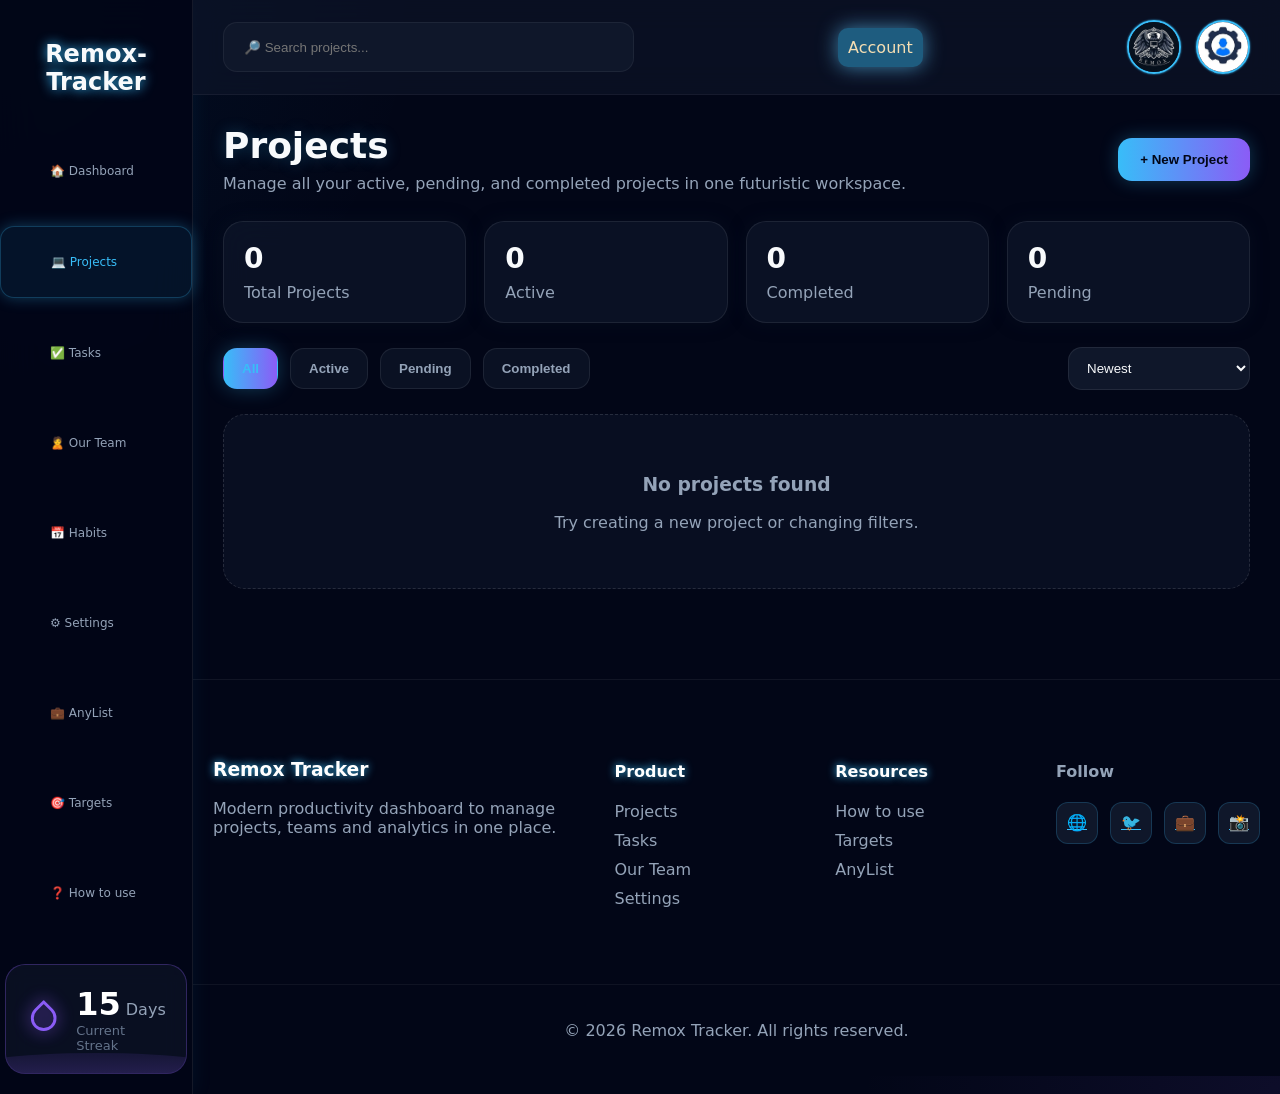
<file: pages/project/project.html>
<!doctype html>
<html lang="en">
  <head>
    <meta charset="UTF-8" />
    <meta name="viewport" content="width=device-width, initial-scale=1.0" />
    <title>Remox - Projects</title>

    <link rel="stylesheet" href="../../all/style.css" />
    <link rel="stylesheet" href="style.css" />
  </head>
  <body>
    <div class="layot">
      <!-- Hamburger -->
      <div class="hamburger" id="hamburger-btn">
        <span></span>
        <span></span>
        <span></span>
      </div>

      <!-- Sidebar -->
      <aside class="menu" id="sidebar">
        <div class="menu-content">
          <h2>Remox-Tracker</h2>
          <ul>
            <li><a href="../../index.html">🏠 Dashboard</a></li>
            <li><a href="project.html" class="active">💻 Projects</a></li>
            <li><a href="../tasks/tasks.html">✅ Tasks</a></li>
            <li><a href="../team/team.html">🙎 Our Team</a></li>
            <li><a href="../habits/habits.html">📅 Habits</a></li>
            <li><a href="../settings/settings.html">⚙️ Settings</a></li>
            <li><a href="../anylist/anylist.html">💼 AnyList</a></li>
            <li><a href="../targets/targets.html">🎯 Targets</a></li>
            <li><a href="../how/how.html">❓ How to use</a></li>
          </ul>
        </div>

        <div class="day-streak-container">
          <div class="streak-card">
            <div class="streak-main">
              <div class="streak-icon">
                <svg viewBox="0 0 24 24" fill="none">
                  <path
                    d="M17.657 18.657C16.223 20.0906 14.2144 20.8974 12.1221 20.8974C10.0299 20.8974 8.02126 20.0906 6.587 18.657C5.15274 17.2233 4.34586 15.2148 4.34586 13.1225C4.34586 11.0302 5.15274 9.02166 6.587 7.588L12.122 2L17.657 7.588C19.0913 9.02166 19.8981 11.0302 19.8981 13.1225C19.8981 15.2148 19.0913 17.2233 17.657 18.657Z"
                    stroke="#8b5cf6"
                    stroke-width="2"
                    stroke-linecap="round"
                    stroke-linejoin="round"
                  />
                </svg>
              </div>
              <div class="streak-info">
                <div class="streak-number">
                  <span>15</span>
                  <small>Days</small>
                </div>
                <p>Current Streak</p>
              </div>
            </div>
            <div class="streak-wave"></div>
          </div>
        </div>
      </aside>

      <!-- Page -->
      <div class="page">
        <!-- Header -->
        <header class="header">
          <input
            type="search"
            id="projectSearch"
            placeholder="🔎 Search projects..."
          />
          <a class="login" href="../login/login.html">Account</a>

          <div class="header-img">
            <img src="../../assets/images/logo.jpg" alt="Logo" />
            <img
              class="admin"
              src="../../assets/images/profile (1).jpg"
              alt="Profile"
            />
          </div>
        </header>

        <!-- Main -->
        <main class="projects-page">
          <!-- Hero -->
          <section class="projects-hero">
            <div>
              <h1>Projects</h1>
              <p>
                Manage all your active, pending, and completed projects in one
                futuristic workspace.
              </p>
            </div>

            <button class="create-project-btn" id="openProjectModal">
              + New Project
            </button>
          </section>

          <!-- Stats -->
          <section class="projects-stats">
            <div class="stat-card">
              <h3 id="totalProjects">0</h3>
              <p>Total Projects</p>
            </div>
            <div class="stat-card">
              <h3 id="activeProjects">0</h3>
              <p>Active</p>
            </div>
            <div class="stat-card">
              <h3 id="completedProjects">0</h3>
              <p>Completed</p>
            </div>
            <div class="stat-card">
              <h3 id="pendingProjects">0</h3>
              <p>Pending</p>
            </div>
          </section>

          <!-- Filters -->
          <section class="projects-toolbar">
            <div class="toolbar-left">
              <button class="filter-btn active" data-filter="all">All</button>
              <button class="filter-btn" data-filter="active">Active</button>
              <button class="filter-btn" data-filter="pending">Pending</button>
              <button class="filter-btn" data-filter="completed">
                Completed
              </button>
            </div>

            <div class="toolbar-right">
              <select id="sortProjects">
                <option value="newest">Newest</option>
                <option value="progress-high">Progress: High to Low</option>
                <option value="progress-low">Progress: Low to High</option>
                <option value="deadline-near">Nearest Deadline</option>
              </select>
            </div>
          </section>

          <!-- Projects Grid -->
          <section class="projects-grid" id="projectsGrid"></section>
        </main>

        <!-- Footer -->
        <footer class="footer">
          <div class="footer-container">
            <div class="footer-brand">
              <h3>Remox Tracker</h3>
              <p>
                Modern productivity dashboard to manage projects, teams and
                analytics in one place.
              </p>
            </div>

            <div class="footer-links">
              <h4>Product</h4>
              <ul>
                <li><a href="project.html">Projects</a></li>
                <li><a href="../tasks/tasks.html">Tasks</a></li>
                <li><a href="../team/team.html">Our Team</a></li>
                <li><a href="../settings/settings.html">Settings</a></li>
              </ul>
            </div>

            <div class="footer-links">
              <h4>Resources</h4>
              <ul>
                <li><a href="../how/how.html">How to use</a></li>
                <li><a href="../targets/targets.html">Targets</a></li>
                <li><a href="../anylist/anylist.html">AnyList</a></li>
              </ul>
            </div>

            <div class="footer-social">
              <h4>Follow</h4>
              <div class="social-icons">
                <a href="#">🌐</a>
                <a href="#">🐦</a>
                <a href="#">💼</a>
                <a href="#">📸</a>
              </div>
            </div>
          </div>

          <div class="footer-bottom">
            <p>© 2026 Remox Tracker. All rights reserved.</p>
          </div>
        </footer>
      </div>
    </div>

    <!-- Modal -->
    <div class="project-modal" id="projectModal">
      <div class="project-modal-content">
        <div class="modal-head">
          <h3>Create New Project</h3>
          <button class="close-modal" id="closeProjectModal">×</button>
        </div>

        <div class="modal-form">
          <div class="input-group">
            <label>Project Title</label>
            <input
              type="text"
              id="projectTitle"
              placeholder="Enter project title"
            />
          </div>

          <div class="input-group">
            <label>Description</label>
            <textarea
              id="projectDescription"
              rows="4"
              placeholder="Enter project description"
            ></textarea>
          </div>

          <div class="input-row">
            <div class="input-group">
              <label>Status</label>
              <select id="projectStatus">
                <option value="active">Active</option>
                <option value="pending">Pending</option>
                <option value="completed">Completed</option>
              </select>
            </div>

            <div class="input-group">
              <label>Priority</label>
              <select id="projectPriority">
                <option value="high">High</option>
                <option value="medium">Medium</option>
                <option value="low">Low</option>
              </select>
            </div>
          </div>

          <div class="input-row">
            <div class="input-group">
              <label>Progress (%)</label>
              <input
                type="number"
                id="projectProgress"
                min="0"
                max="100"
                value="0"
              />
            </div>

            <div class="input-group">
              <label>Deadline</label>
              <input type="date" id="projectDeadline" />
            </div>
          </div>

          <div class="input-group">
            <label>Team Members (comma separated)</label>
            <input
              type="text"
              id="projectMembers"
              placeholder="Ali, Sara, Nima"
            />
          </div>

          <button class="submit-project-btn" id="saveProjectBtn">
            Save Project
          </button>
        </div>
      </div>
    </div>

    <script src="../../all/main.js"></script>
    <script src="main.js"></script>
  </body>
</html>
</file>
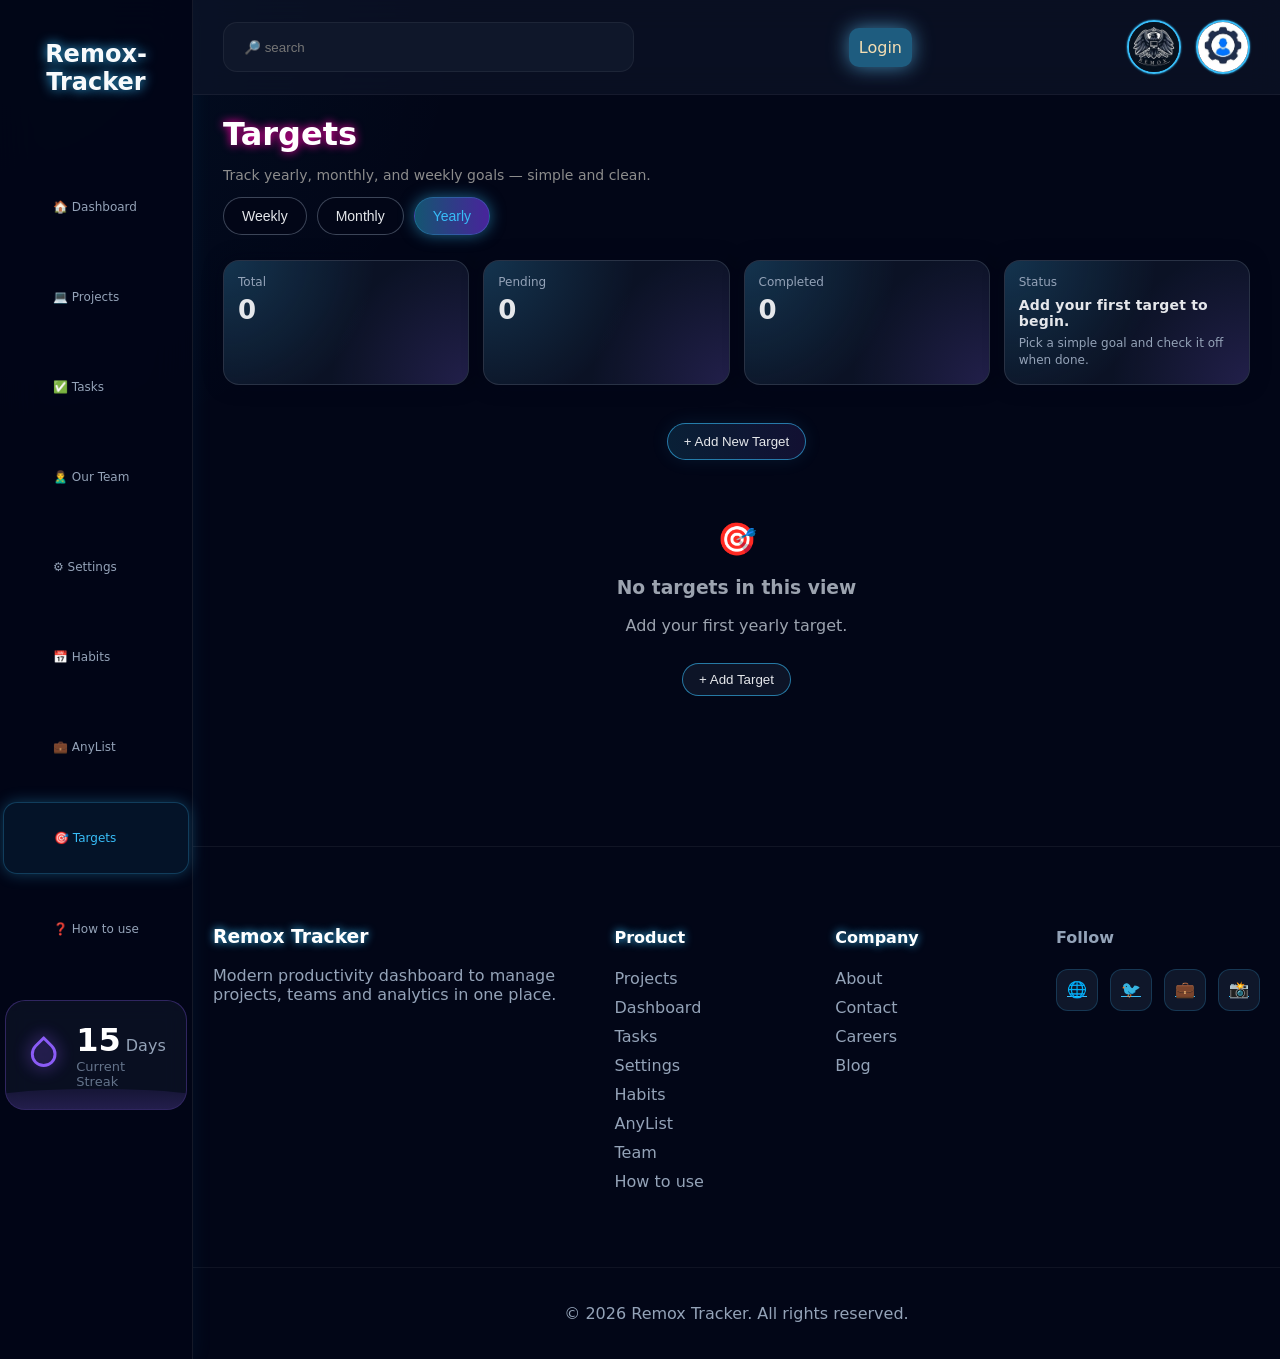
<file: pages/targets/targets.html>
<!DOCTYPE html>
<html lang="en">
<head>
    <meta charset="UTF-8">
    <meta name="viewport" content="width=device-width, initial-scale=1.0">
    <title>Targets</title>
    <link type="text/css" rel="stylesheet" href="style.css">
    <link type="text/css" rel="stylesheet" href="../../all/style.css">
</head>
<body>

<div class="layot">

    <!-- ========== Hamburger ========== -->
    <div class="hamburger" id="hamburger-btn">
        <span></span>
        <span></span>
        <span></span>
    </div>

    <!-- ========== Sidebar ========== -->
    <aside class="menu">
        <h2>Remox-Tracker</h2>
        <ul>
            <li><a href="../../index.html" class="icon-dashboard">🏠 Dashboard</a></li>
            <li><a href="../project/project.html" class="icon-projects">💻 Projects</a></li>
            <li><a href="../tasks/tasks.html" class="icon-task">✅ Tasks</a></li>
            <li><a href="../team/team.html" class="icon-team">🙎‍♂️ Our Team</a></li>
            <li><a href="../settings/settings.html" class="icon-settings">⚙️ Settings</a></li>
            <li><a href="../habits/habits.html" class="icon-settings">📅 Habits</a></li>
            <li><a href="../anylist/anylist.html" class="icon-Habits">💼 AnyList</a></li>
            <li><a href="#" class="icon-Habits active">🎯 Targets</a></li>
            <li><a href="../how/how.html" class="icon-Habits">❓ How to use</a></li>
        </ul>

        <!-- streak نمونه، می‌تونی حذف/تغییر دهی -->
        <div class="day-streak-container">
            <div class="streak-card">
                <div class="streak-main">
                    <div class="streak-icon">
                        <svg viewBox="0 0 24 24" fill="none">
                            <path d="M17.657 18.657C16.223 20.0906 14.2144 20.8974 12.1221 20.8974C10.0299 20.8974 8.02126 20.0906 6.587 18.657C5.15274 17.2233 4.34586 15.2148 4.34586 13.1225C4.34586 11.0302 5.15274 9.02166 6.587 7.588L12.122 2L17.657 7.588C19.0913 9.02166 19.8981 11.0302 19.8981 13.1225C19.8981 15.2148 19.0913 17.2233 17.657 18.657Z"
                                  stroke="#8b5cf6" stroke-width="2"
                                  stroke-linecap="round" stroke-linejoin="round"/>
                        </svg>
                    </div>
                    <div class="streak-info">
                        <div class="streak-number">
                            <span id="streak-count">15</span>
                            <small>Days</small>
                        </div>
                        <p>Current Streak</p>
                    </div>
                </div>
                <div class="streak-wave"></div>
            </div>
        </div>
    </aside>

    <!-- ========== Page ========== -->
    <div class="page">

        <!-- Header -->
        <header class="header">
            <input type="search" placeholder="🔎 search">
            <a class="login" href="../login/login.html">Login</a>
            <div class="header-img">
                <img src="../../assets/images/logo.jpg">
                <img class="admin" src="../../assets/images/profile (1).jpg">
            </div>
        </header>

<div class="targets-page">

  <div class="targets-header">
    <h1 class="titr">Targets</h1>
    <p class="under-titr">Track yearly, monthly, and weekly goals — simple and clean.</p>
  </div>

  <!-- Tabs -->
  <div class="filter-tabs">
    <button class="tab-btn" data-view="weekly">Weekly</button>
    <button class="tab-btn" data-view="monthly">Monthly</button>
    <button class="tab-btn active" data-view="yearly">Yearly</button>
  </div>

  <!-- Overview Cards -->
  <section class="targets-overview">
    <div class="ov-card">
      <div class="ov-label">Total</div>
      <div class="ov-value" id="ovTotal">0</div>
    </div>

    <div class="ov-card">
      <div class="ov-label">Pending</div>
      <div class="ov-value" id="ovPending">0</div>
    </div>

    <div class="ov-card">
      <div class="ov-label">Completed</div>
      <div class="ov-value" id="ovCompleted">0</div>
    </div>

    <div class="ov-card ov-message" id="ovMessageCard">
      <div class="ov-label">Status</div>
      <div class="ov-message-text" id="ovMessageText">Add your first target to begin.</div>
      <div class="ov-message-sub" id="ovMessageSub">Your progress message will appear here.</div>
    </div>
  </section>

  <!-- Add button -->
  <div class="targets-actions">
    <button id="openTargetModal" class="new-target-btn">+ Add New Target</button>
  </div>

  <!-- Cards container -->
  <section class="targets-grid" id="targets-container"></section>

</div>

<!-- Modal -->
<div id="targetModal" class="task-modal">
  <div class="task-modal-box targets-modal-box">
    <div class="modal-top">
      <h3>New Target</h3>
      <button class="modal-close" id="closeTargetModal" type="button">✕</button>
    </div>

    <input type="text" id="targetTitle" placeholder="Target title (required)">
    <textarea id="targetDesc" rows="3" placeholder="Short description (optional)"></textarea>

    <button id="addTargetBtn" type="button">Save Target</button>
  </div>
</div>


        <!-- Footer -->
        <footer class="footer">
            <div class="footer-container">

                <div class="footer-brand">
                    <h3>Remox Tracker</h3>
                    <p>Modern productivity dashboard to manage projects, teams and analytics in one place.</p>
                </div>

                <div class="footer-links">
                    <h4>Product</h4>
                    <ul>
                        <li><a href="../project/project.html">Projects</a></li>
                        <li><a href="../../index.html">Dashboard</a></li>
                        <li><a href="../tasks/tasks.html">Tasks</a></li>
                        <li><a href="../settings/settings.html">Settings</a></li>
                        <li><a href="../habits/habits.html">Habits</a></li>
                        <li><a href="../anylist/anylist.html">AnyList</a></li>
                        <li><a href="../team/team.html">Team</a></li>
                        <li><a href="../how/how.html">How to use</a></li>
                    </ul>
                </div>

                <div class="footer-links">
                    <h4>Company</h4>
                    <ul>
                        <li><a href="#">About</a></li>
                        <li><a href="#">Contact</a></li>
                        <li><a href="#">Careers</a></li>
                        <li><a href="#">Blog</a></li>
                    </ul>
                </div>

                <div class="footer-social">
                    <h4>Follow</h4>
                    <div class="social-icons">
                        <a href="#">🌐</a>
                        <a href="#">🐦</a>
                        <a href="#">💼</a>
                        <a href="#">📸</a>
                    </div>
                </div>

            </div>

            <div class="footer-bottom">
                <p>© 2026 Remox Tracker. All rights reserved.</p>
            </div>
        </footer>

    </div>
</div>



<script src="main.js"></script>
<script src="../../all/main.js"></script>
</body>
</html>
</file>
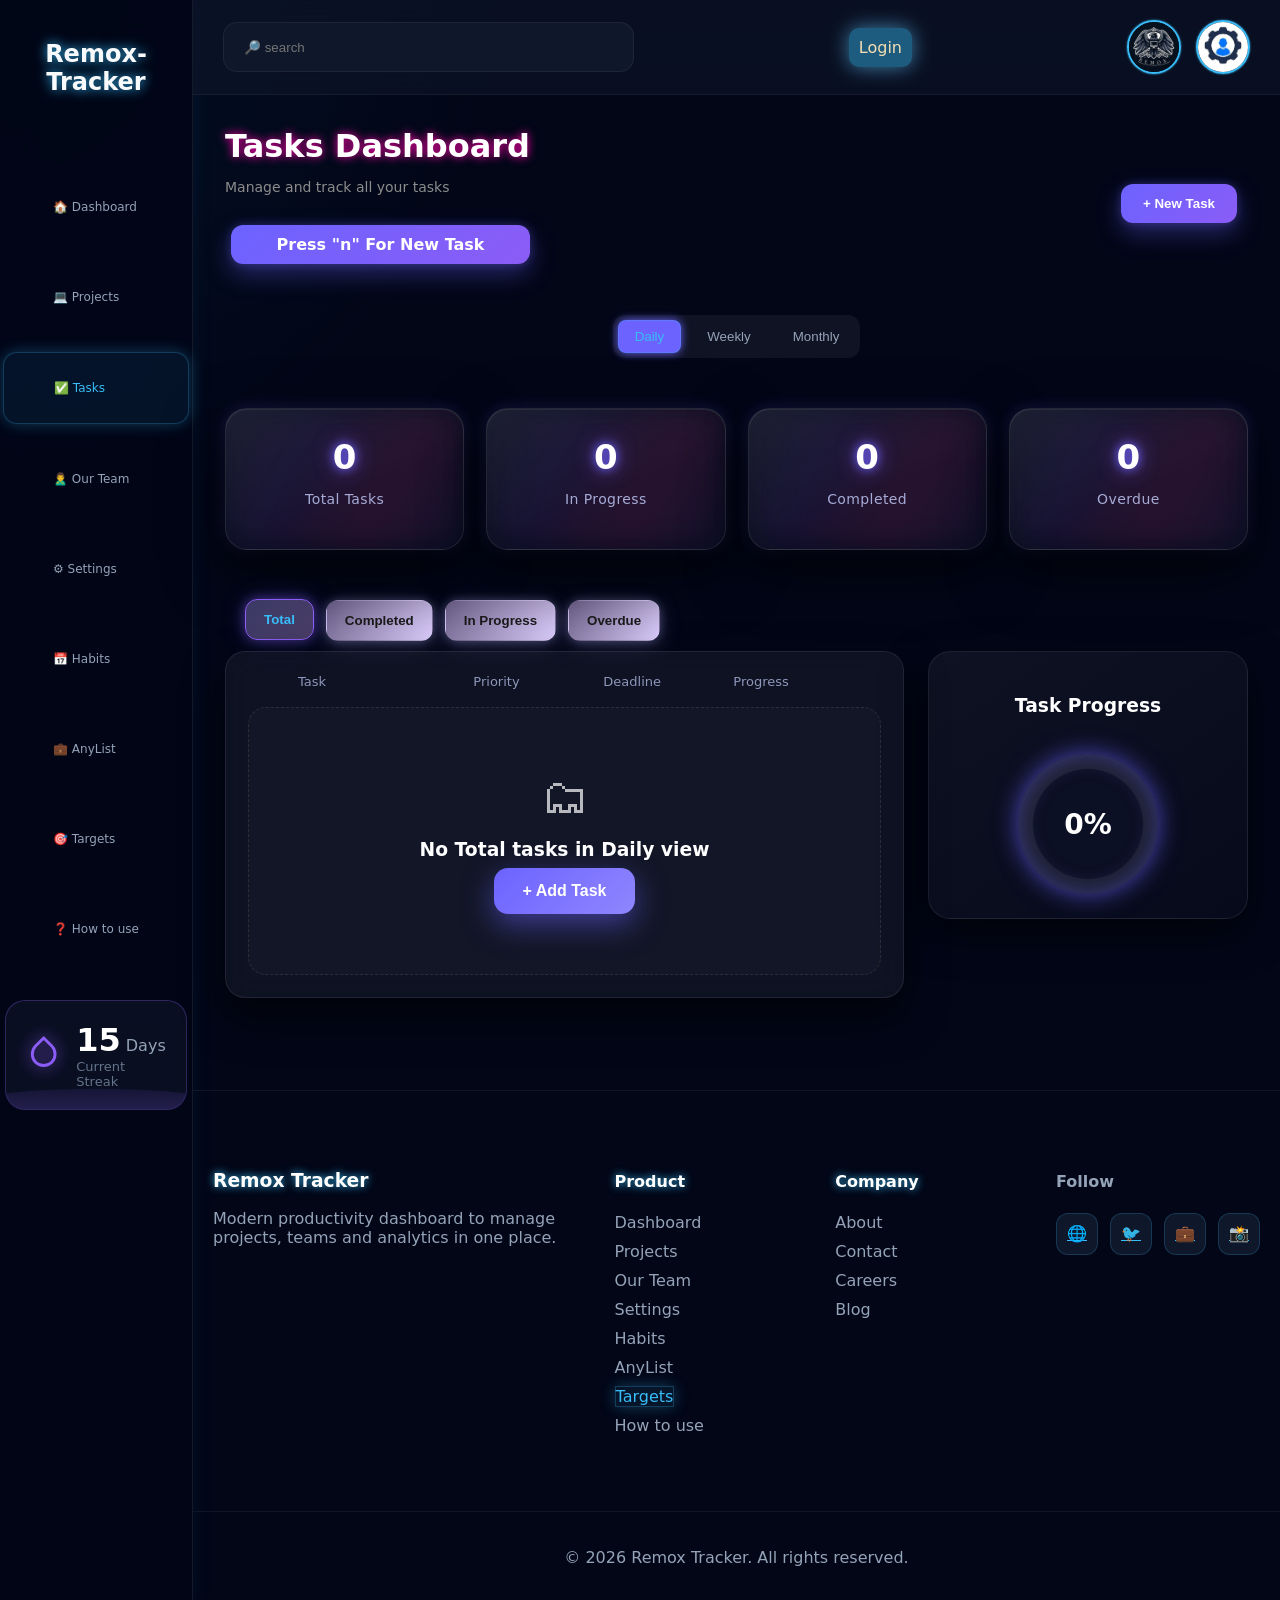
<file: pages/tasks/tasks.html>
<!DOCTYPE html>
<html lang="en">
<head>
    <meta charset="UTF-8">
    <meta name="viewport" content="width=device-width, initial-scale=1.0">
    <title>Tasks</title>
  <link type="text/css" rel="stylesheet" href="style.css">
  <link type="text/css" rel="stylesheet" href="../../all/style.css">

</head>
<body>

<div class="layot">

<!-- ========== humberger ========== -->

<div class="hamburger" id="hamburger-btn">
  <span></span>
  <span></span>
  <span></span>
</div>

<!-- ========== menu ========== -->

<aside class="menu">
    <h2>Remox-Tracker</h2>
<ul>
            <li><a href="../../index.html" class="icon-dashboard">🏠 Dashboard</a></li>
            <li><a href="../project/project.html" class="icon-projects">💻 Projects</a></li>
            <li><a href="#" class="icon-task active">✅ Tasks</a></li>
            <li><a href="../team/team.html" class="icon-team">🙎‍♂️ Our Team</a></li>
            <li><a href="../settings/settings.html" class="icon-settings">⚙️ Settings</a></li>
            <li><a href="../habits/habits.html" class="icon-settings">📅 Habits</a></li>
                        <li><a href="../anylist/anylist.html" class="icon-Habits">💼 AnyList</a></li>
            <li><a href="../targets/targets.html" class="icon-Habits">🎯 Targets</a></li>

            <li><a href="../how/how.html" class="icon-Habits">❓ How to use</a></li>

</ul>
    <!--  -->

        <div class="day-streak-container">
        <div class="streak-card">
            <div class="streak-main">
                <div class="streak-icon">
                    <svg viewBox="0 0 24 24" fill="none" xmlns="http://www.w3.org/2000/svg">
                        <path d="M17.657 18.657C16.223 20.0906 14.2144 20.8974 12.1221 20.8974C10.0299 20.8974 8.02126 20.0906 6.587 18.657C5.15274 17.2233 4.34586 15.2148 4.34586 13.1225C4.34586 11.0302 5.15274 9.02166 6.587 7.588L12.122 2L17.657 7.588C19.0913 9.02166 19.8981 11.0302 19.8981 13.1225C19.8981 15.2148 19.0913 17.2233 17.657 18.657Z" stroke="#8b5cf6" stroke-width="2" stroke-linecap="round" stroke-linejoin="round"/>
                    </svg>
                </div>
                <div class="streak-info">
                    <div class="streak-number">
                        <span id="streak-count">15</span>
                        <small>Days</small>
                    </div>
                    <p>Current Streak</p>
                </div>
            </div>
            <!-- موج پایین کارت -->
            <div class="streak-wave"></div>
        </div>
        </div>
</aside>

<div class="page">
<!-- ========== HEADER ========== -->

<header class="header">
    <input type="search" placeholder="🔎 search">
        <a class="login" href="../login/login.html">Login</a>

        <div class="header-img">
            <img src="../../assets/images/logo.jpg">
            <img class="admin" src="../../assets/images/profile (1).jpg">
        </div>
</header>
<!-- ========== body ========== -->

<div class="tasks-page">

<header class="tasks-header">
    <div class="tasks-header-txt">
        <h1 class="titr">Tasks Dashboard</h1>
        <p class="under-titr">Manage and track all your tasks</p>
        <p class="PressN">Press "n" For New Task</p>

    </div>

    <button id="openTaskModal" class="new-task-btn">+ New Task</button>
</header>

    <!-- دکمه‌های فیلتر -->
    <div class="filter-group">
        <button class="filter-btn active" data-filter="daily">Daily</button>
        <button class="filter-btn" data-filter="weekly">Weekly</button>
        <button class="filter-btn" data-filter="monthly">Monthly</button>
    </div>

<section class="stats-grid">
  <div class="stat-card">
    <h3 id="totalTasks">0</h3>
    <p>Total Tasks</p>
  </div>
  <div class="stat-card">
    <h3 id="inProgressTasks">0</h3>
    <p>In Progress</p>
  </div>
  <div class="stat-card">
    <h3 id="completedTasks">0</h3>
    <p>Completed</p>
  </div>
  <div class="stat-card">
    <h3 id="overdueTasks">0</h3>
    <p>Overdue</p>
  </div>
</section>


<div class="tasks-header-filter">
<button id="Total">Total</button>
<button id="Completed">Completed</button>
<button id="In Progress">In Progress</button>
<button id="Overdue">Overdue</button>
</div>

<section class="tasks-layout">

<div class="tasks-table">

<div class="tasks-table-header">
<span></span>
<span>Task</span>
<span>Priority</span>
<span>Deadline</span>
<span>Progress</span>
<span></span>
</div>

<div class="empty-state" id="emptyState">

<div class="empty-icon">🗂</div>

<h3>No tasks yet</h3>

<p>Start by adding your first task to stay productive.</p>

<button class="empty-add-btn" id="emptyAddBtn">
+ Create Your First Task
</button>

</div>


</div>



<aside class="tasks-sidebar">

<div class="panel circle-panel">

<h3>Task Progress</h3>

<div class="circle-progress" id="circleProgress">
<span id="circlePercent">0%</span>
</div>


</div>

</aside>

</section>


</div>




<!-- ========== footer ========== -->

<footer class="footer">
  <div class="footer-container">

    <div class="footer-brand">
      <h3>Remox Tracker</h3>
      <p>Modern productivity dashboard to manage projects, teams and analytics in one place.</p>
    </div>

    <div class="footer-links">
      <h4>Product</h4>
      <ul>
            <li><a href="../../index.html" class="icon-dashboard">Dashboard</a></li>
            <li><a href="../project/project.html" class="icon-projects"> Projects</a></li>
            <li><a href="../team/team.html" class="icon-team"> Our Team</a></li>
            <li><a href="../settings/settings.html" class="icon-settings"> Settings</a></li>
            <li><a href="../habits/habits.html" class="icon-Habits"> Habits</a></li>
                        <li><a href="../anylist/anylist.html" class="icon-Habits"> AnyList</a></li>
            <li><a href="../targets/targets.html" class="icon-Habits active">Targets</a></li>
            <li><a href="../how/how.html" class="icon-Habits"> How to use</a></li>
      </ul>
    </div>

    <div class="footer-links">
      <h4>Company</h4>
      <ul>
        <li><a href="#">About</a></li>
        <li><a href="#">Contact</a></li>
        <li><a href="#">Careers</a></li>
        <li><a href="#">Blog</a></li>
      </ul>
    </div>

    <div class="footer-social">
      <h4>Follow</h4>
      <div class="social-icons">
        <a href="#">🌐</a>
        <a href="#">🐦</a>
        <a href="#">💼</a>
        <a href="#">📸</a>
      </div>
    </div>

  </div>

  <div class="footer-bottom">
    <p>© 2026 Remox Tracker. All rights reserved.</p>
  </div>
</footer>

</div>
</div>

<div id="taskModal" class="task-modal">

<div class="task-modal-box">

<h3>Add New Task</h3>

<input type="text" id="taskInput" placeholder="Write your task...">

<select id="taskPriority">
<option value="high">High</option>
<option value="medium">Medium</option>
<option value="low">Low</option>
</select>

<button id="addTaskBtn">Add Task</button>

</div>

</div>

<script src="main.js"></script>
<script src="../../all/main.js"></script>
</body>
</html>
</file>
<file: css/style.css>
/* ===================================================
   DASHBOARD NEON STYLE
=================================================== */

.habit-dashboard{
    padding:40px 60px;
    margin:20px;
    border-radius:24px;

    background:
    radial-gradient(circle at top left,#0ea5e930 0%,transparent 30%),
    radial-gradient(circle at bottom right,#8b5cf630 0%,transparent 30%),
    #020617;

    border:1px solid rgba(255,255,255,0.08);

    box-shadow:
    0 0 20px rgba(14,165,233,0.15),
    0 0 50px rgba(139,92,246,0.12);

    color:white;
}

/* ---------- welcome ---------- */

.welcome-area h1{
    font-size:32px;
    margin-bottom:10px;
    color:#f8fafc;

    text-shadow:
    0 0 10px #38bdf8,
    0 0 25px #38bdf8;
}

.welcome-area p{
    color:#94a3b8;
}

/* ---------- habit grid ---------- */

.habit-quick-grid{
    display:grid;
    grid-template-columns:repeat(auto-fit,minmax(260px,1fr));
    gap:22px;
    margin-top:35px;
}

/* ---------- habit card ---------- */

.habit-card{
    position:relative;

    background:rgba(15,23,42,0.7);

    backdrop-filter:blur(18px);

    padding:22px;

    border-radius:18px;

    display:flex;
    justify-content:space-between;
    align-items:center;

    border:1px solid rgba(255,255,255,0.08);

    overflow:hidden;

    transition:.35s ease;
}

/* glow line */

.habit-card::before{
    content:"";
    position:absolute;
    top:0;
    left:-100%;
    width:100%;
    height:2px;

    background:linear-gradient(
    90deg,
    transparent,
    #38bdf8,
    #8b5cf6,
    transparent
    );

    transition:.5s;
}

.habit-card:hover::before{
    left:100%;
}

.habit-card:hover{
    transform:translateY(-8px);

    border:1px solid rgba(56,189,248,0.4);

    box-shadow:
    0 0 15px rgba(56,189,248,0.3),
    0 0 40px rgba(139,92,246,0.25);
}

/* ---------- info ---------- */

.habit-info{
    display:flex;
    align-items:center;
    gap:16px;
}

.habit-icon{
    width:55px;
    height:55px;

    display:flex;
    align-items:center;
    justify-content:center;

    font-size:22px;

    border-radius:16px;

    background:linear-gradient(
    135deg,
    #0ea5e9,
    #8b5cf6
    );

    box-shadow:
    0 0 12px #0ea5e9,
    0 0 25px #8b5cf6;
}

.habit-card h4{
    margin:0;
    font-size:17px;
    color:#f8fafc;
}

.habit-card small{
    color:#94a3b8;
}

/* ---------- checkbox ---------- */

.habit-checkbox{
    width:24px;
    height:24px;
    cursor:pointer;

    accent-color:#38bdf8;

    filter:drop-shadow(0 0 6px #38bdf8);
}

/* ===================================================
   SMALL RESULT CARDS
=================================================== */

.cards-container{
    display:flex;
    justify-content:center;
    gap:30px;
    margin-top:50px;
    flex-wrap:wrap;
}

.result-cards{
    min-width:220px;

    padding:30px;

    border-radius:20px;

    background:rgba(15,23,42,0.75);

    border:1px solid rgba(255,255,255,0.08);

    backdrop-filter:blur(15px);

    text-align:center;

    transition:.35s;

    box-shadow:
    0 0 20px rgba(14,165,233,0.1);
}

.result-cards:hover{
    transform:translateY(-8px);
    box-shadow:
    0 0 18px #38bdf8,
    0 0 35px rgba(139,92,246,0.3);
}

.stat-number{
    font-size:38px;
    font-weight:bold;

    color:#38bdf8;

    text-shadow:
    0 0 12px #38bdf8;
}

/* ===================================================
   BIG CARDS
=================================================== */

.big-cards-container{
    display:flex;
    justify-content:center;
    gap:20px;
    margin:60px 0;
}

.big-cards{
    width:44%;
    height:420px;

    padding:20px;

    border-radius:22px;

    background:rgba(15,23,42,0.78);

    border:1px solid rgba(255,255,255,0.08);

    backdrop-filter:blur(18px);

    box-shadow:
    0 0 20px rgba(14,165,233,0.08);
}

.big-cards h3{
    text-align:center;
    font-size:24px;

    color:#f8fafc;

    text-shadow:
    0 0 8px #8b5cf6;
}

/* ---------- inside cards ---------- */

.inside-cards-container{
    display:flex;
    flex-wrap:wrap;
    justify-content:center;
    gap:18px;
}

.inside-result-cards{
    width:200px;

    padding:15px;

    border-radius:16px;

    background:#0f172a;

    border:1px solid rgba(255,255,255,0.06);

    text-align:center;

    transition:.3s;
}

.inside-result-cards:hover{
    box-shadow:
    0 0 15px rgba(56,189,248,0.3);
}

/* ---------- chart ---------- */

#chart-placeholder{
    width:100%;
    height:80%;
    margin-top:20px;
}

#chart-placeholder img{
    width:100%!important;
    height:100%!important;
    border-radius: 20px;
}

/* ===================================================
   RESPONSIVE
=================================================== */
@media(max-width:1280px){
.big-cards{
    width: 80%;
}
}
@media(max-width:980px){

.big-cards-container{
    flex-direction:column;
    align-items:center;
}

.big-cards{
    width:90%;
}

}

@media(max-width:768px){

.habit-dashboard{
    padding:30px 20px;
}

.cards-container{
    flex-direction:column;
    align-items:center;
}

.result-cards{
    width:80%;
    margin: 0 auto;
}

.big-cards{
    width:95%;
}

}

@media(max-width:480px){

.result-cards{
    width:70%;
    margin: 0 auto;

}

.inside-result-cards{
    width:100%;
}

.big-cards{
    height:auto;
}

.welcome-area h1{
    font-size:24px;
}

}
</file>
<file: all/style.css>
/* ===================================================
   GLOBAL
=================================================== */

body{
    margin:0;

    background:
    radial-gradient(circle at top left,#0ea5e910 0%,transparent 25%),
    radial-gradient(circle at bottom right,#8b5cf615 0%,transparent 25%),
    #020617;

    color:white;

    font-family:system-ui;
}

.layot{
    display:flex;
}

/* ===================================================
   SIDEBAR
=================================================== */

.menu{
    width:15%;
    min-height:100vh;
    display:flex;
    flex-direction:column;
    align-items:center;
    background:rgba(2,6,23,0.92);
    backdrop-filter:blur(20px);
    border-right:1px solid rgba(255,255,255,0.08);
    box-shadow:
    0 0 20px rgba(14,165,233,0.08);
}

.menu h2{
    color:#f8fafc;
    text-shadow:
    0 0 12px #38bdf8;
    text-align: center;
    padding: 20px 0;
}

.menu ul{
    list-style:none;
    padding:0;
    line-height:60px;
}

.menu li a{
    display:block;
    font-size:17px;
    text-decoration:none;
    color:#94a3b8;
    padding:5px 50px;
    border-radius:14px;
    transition:.3s;
    margin: 20px 0 0 0;
}

.menu li a:hover{
    color:white;
    background:rgba(56,189,248,0.08);
    border:1px solid rgba(56,189,248,0.25);
    box-shadow:
    0 0 12px rgba(56,189,248,0.3);
}

.active{
    color:#38bdf8!important;

    background:rgba(56,189,248,0.08);

    border:1px solid rgba(56,189,248,0.25);

    box-shadow:
    0 0 15px rgba(56,189,248,0.3);
}

/* ===================================================
   PAGE
=================================================== */

.page{
    width:85%;
}

/* ===================================================
   HEADER
=================================================== */

.header{
    display:flex;
    justify-content:space-between;
    align-items:center;

    padding:20px 30px;

    background:rgba(15,23,42,0.6);

    backdrop-filter:blur(15px);

    border-bottom:1px solid rgba(255,255,255,0.05);
}

.header-img{
    display:flex;
    align-items:center;
    gap:15px;
}

.header img{
    width:50px;
    border-radius:999px;

    border:2px solid #38bdf8;

    box-shadow:
    0 0 2px #38bdf8;
}

/* ---------- search ---------- */

.header input{
    width:40%;
    height:50px;

    border:none;
    outline:none;

    border-radius:14px;

    padding-left:20px;

    background:#0f172a;

    color:white;

    border:1px solid rgba(255,255,255,0.06);

    transition:.3s;
}

.header input:focus{
    border:1px solid #38bdf8;

    box-shadow:
    0 0 12px rgba(56,189,248,0.5);
}
.login{
    text-decoration: none;
    color: wheat;
    background-color: #1E5C7F;
    padding: 10px;
    border-radius: 10px;
    box-shadow: 0 0 20px #4082a9;
}
.login:hover{
    background-color: #457b9a;
    box-shadow: 0 5px 20px #25afff;
    color: rgb(0, 0, 0);
    transition: ease 0.30s;
    transform: translateY(5px);
    font-weight: bold;
}
.admin:hover{
    transition:.3s;
    transform:translateY(3px);
    box-shadow:
    0 0 20px #38bdf8;
}

/* ===================================================
   FOOTER
=================================================== */

.footer{
    margin-top:60px;

    background:#020617;

    border-top:1px solid rgba(255,255,255,0.06);

    color:#94a3b8;
}

.footer-container{
    max-width:1200px;

    margin:auto;

    padding:60px 20px;

    display:grid;

    grid-template-columns:2fr 1fr 1fr 1fr;

    gap:40px;
}

.footer-brand h3,
.footer-links h4{
    color:white;
    text-shadow:
    0 0 8px #38bdf8;
}

.footer-links ul{
    list-style:none;
    padding:0;
}

.footer-links li{
    margin-bottom:10px;
}

.footer-links a{
    text-decoration:none;
    color:#94a3b8;

    transition:.3s;
}

.footer-links a:hover{
    color:#38bdf8;

    text-shadow:
    0 0 8px #38bdf8;
}

/* ---------- social ---------- */

.social-icons{
    display:flex;
    gap:12px;
}

.social-icons a , .social-icons-menu a{
    display:flex;
    align-items:center;
    justify-content:center;
    width:40px;
    height:40px;
    border-radius:12px;
    background:#0f172a;
    color:#38bdf8;
    border:1px solid rgba(56,189,248,0.2);
    transition:.3s;
}

.social-icons a:hover , .social-icons-menu a:hover{
    transform:translateY(-4px);
    box-shadow:
    0 0 15px rgba(56,189,248,0.5);
}

.footer-bottom{
    border-top:1px solid rgba(255,255,255,0.05);
    text-align:center;
    padding:20px;
}
.social-icons-menu{
    display: flex;
    flex-direction: column;
    gap: 20px;
    align-items: center;
}
.social-icons-menu a{
width: 80px;
height: 80px;
font-size: 30px;
}
/* ===================================================
   HAMBURGER
=================================================== */

.hamburger{
    display:none;

    flex-direction:column;

    gap:5px;

    position:fixed;

    top:20px;
    left:20px;

    cursor:pointer;

    z-index:2000;
}

.hamburger span{
    width:30px;
    height:3px;

    border-radius:4px;

    background:#38bdf8;

    box-shadow:
    0 0 10px #38bdf8;
}

.day-streak-container {
    padding: 20px;
}

.streak-card {
    position: relative;
    background: rgba(15, 23, 42, 0.6);
    border: 1px solid rgba(139, 92, 246, 0.3);
    border-radius: 20px;
    padding: 20px;
    overflow: hidden;
    backdrop-filter: blur(10px);
    transition: 0.3s;
}

.streak-card:hover {
    box-shadow: 0 0 20px rgba(139, 92, 246, 0.2);
    border-color: #8b5cf6;
}

.streak-main {
    display: flex;
    align-items: center;
    gap: 15px;
    position: relative;
    z-index: 2;
}

.streak-icon svg {
    width: 35px;
    height: 35px;
    filter: drop-shadow(0 0 8px #8b5cf6);
}

.streak-number {
    display: flex;
    align-items: baseline;
    gap: 5px;
}

.streak-number span {
    font-size: 32px;
    font-weight: bold;
    color: #fff;
}

.streak-number small {
    color: #94a3b8;
    font-size: 16px;
}

.streak-info p {
    margin: 0;
    color: #64748b;
    font-size: 13px;
    font-weight: 500;
}

/* افکت موج پایین کارت */
.streak-wave {
    position: absolute;
    bottom: 0;
    left: 0;
    width: 100%;
    height: 40px;
    background: linear-gradient(transparent, rgba(139, 92, 246, 0.2));
    clip-path: ellipse(80% 50% at 50% 100%);
    z-index: 1;
}

/* ===================================================
   RESPONSIVE
=================================================== */
@media(max-width:1280px){
.menu li a{
    font-size:12px;
}
}
@media(max-width:980px){

.menu{
    width:25%;
}

.page{
    width:75%;
}
.menu li a{
    font-size:14px;
}
}
@media(max-width:768px){

.hamburger{
    display:flex;
}

.page{
    width:100%;
}

.menu{
    position:fixed;

    left:-260px;
    top:0;

    width:260px;
    height:100vh;

    transition:.35s;
overflow-y: auto;
overflow-x: hidden;

    z-index:1500;
}

.menu.show{
    left:0;
}

.header input{
    width:60%;
}
.social-icons-menu{
    flex-direction: row;
    flex-wrap: wrap;
}
.social-icons-menu a{
width: 40px;
height: 40px;
font-size: 20px;
}
}
@media(max-width:480px){

.header{
    flex-direction:column;
    gap:15px;
}

.header input{
    width:100%;
}

.footer-container{
    grid-template-columns:1fr;
    text-align:center;
}

.social-icons{
    justify-content:center;
}

}
</file>
<file: assets/images/programm_files/style.css>
:root{
--card-bg:rgba(255,255,255,.05);
--card-border:rgba(255,255,255,.08);
--accent:#6c63ff;
--accent2:#8b5cf6;
}
.tasks-page{padding:32px;color:#fff}
.tasks-header{display:flex;align-items:center;justify-content:space-between;margin-bottom:35px}
.tasks-header-txt{display:flex;flex-direction:column;gap:0px}
.titr{font-size:32px;margin:0;color:#fff;text-shadow:0 0 10px #ff00aa}
.under-titr{color:#8c8c8c;font-size:14px}

.new-task-btn{
padding:12px 22px;border:0;border-radius:12px;
background:linear-gradient(135deg,var(--accent),var(--accent2));
color:#fff;font-weight:600;cursor:pointer;position:fixed;margin-left:70%;
z-index:1000;
box-shadow:0 10px 25px rgba(108,99,255,.35),0 0 10px rgba(108,99,255,.3);
transition:.3s
}
.new-task-btn:hover{
transform:translateY(-3px);
box-shadow:0 20px 40px rgba(108,99,255,.6),0 0 25px rgba(108,99,255,.6)
}

/* STATS */
.stats-grid{display:grid;grid-template-columns:repeat(4,1fr);gap:22px;margin-bottom:30px}
.stat-card{
position:relative;padding:28px;border-radius:22px;text-align:center;overflow:hidden;
background:linear-gradient(160deg,rgba(255,255,255,.08),rgba(255,255,255,.02) 60%);
border:1px solid rgba(255,255,255,.12);backdrop-filter:blur(16px);
box-shadow:0 10px 25px rgba(0,0,0,.45),0 20px 60px rgba(0,0,0,.6),inset 0 1px 0 rgba(255,255,255,.08),0 0 18px rgba(108,99,255,.25);
transition:all .35s cubic-bezier(.25,.8,.25,1)
}
.stat-card:before{
content:"";position:absolute;inset:-2px;border-radius:22px;z-index:-1;opacity:.35;
background:linear-gradient(120deg,#13122f,#382664,#692452,#242154);
filter:blur(18px);animation:neonRotate 8s linear infinite
}
.stat-card:after{
content:"";position:absolute;inset:0;
background:linear-gradient(120deg,rgba(255,255,255,.25),transparent 40%);
opacity:.15;pointer-events:none
}
.stat-card:hover{
transform:translateY(-12px) scale(1.04);
box-shadow:0 30px 70px rgba(0,0,0,.85),0 0 40px rgba(108,99,255,.7),0 0 70px rgba(255,0,170,.4);
border-color:#6c63ff
}
.stat-card h3{
font-size:34px;margin:0 0 6px;color:#fff;
text-shadow:0 0 10px #6c63ff,0 0 20px rgba(139,92,246,.8)
}
.stat-card p{font-size:14px;color:#a7acd6;letter-spacing:.4px}

/* LAYOUT */
.tasks-layout{display:grid;grid-template-columns:2fr 320px;gap:24px}

/* TABLE */
.tasks-table{
background:var(--card-bg);border:1px solid var(--card-border);
padding:22px;border-radius:20px;backdrop-filter:blur(14px);
box-shadow:0 20px 40px rgba(0,0,0,.6)
}
.tasks-table-header,.task-row{display:grid;grid-template-columns:50px 2fr 130px 130px 1fr 60px;align-items:center}
.tasks-table-header{margin-bottom:18px;color:#8e97ba;font-size:13px}

.task-row{
padding:16px;border-radius:16px;margin-bottom:14px;
background:linear-gradient(145deg,rgba(255,255,255,.05),rgba(255,255,255,.02));
transition:.35s;border:1px solid rgba(255,255,255,.08);
box-shadow:0 8px 25px rgba(0,0,0,.5)
}
.task-row:hover{
transform:translateX(5px);
box-shadow:0 20px 50px rgba(0,0,0,.8),0 0 20px rgba(108,99,255,.5);
border-color:#6c63ff
}
.task-row.completed strong{text-decoration:line-through;opacity:.6}

/* PRIORITY */
.priority.high{color:#ff5e7e;font-weight:600}
.priority.medium{color:#facc15;font-weight:600}
.priority.low{color:#22c55e;font-weight:600}

/* PROGRESS */
.progress{height:8px;background:rgba(255,255,255,.08);border-radius:10px;overflow:hidden}
.progress div{
height:100%;border-radius:10px;transition:width .6s;
background:linear-gradient(90deg,#6c63ff,#ff00aa);
box-shadow:0 0 12px #6c63ff,0 0 25px #ff00aa
}

/* DELETE */
.delete-task{
width:36px;height:36px;border:0;border-radius:10px;
background:rgba(255,90,90,.12);color:#ff5e7e;cursor:pointer;margin:0 0 0 15%;
transition:.3s;font-size:16px
}
.delete-task:hover{
background:#ff004c;color:#fff;transform:scale(1.2) rotate(8deg);
box-shadow:0 0 15px #ff004c,0 0 35px rgba(255,0,76,.7)
}

/* SIDEBAR / PANELS */
.tasks-sidebar{display:flex;flex-direction:column;gap:22px}
.circle-panel{display:flex;flex-direction:column;align-items:center;gap:20px}
.panel{
padding:24px;border-radius:22px;transition:.4s;
background:linear-gradient(145deg,rgba(255,255,255,.05),rgba(255,255,255,.02));
border:1px solid rgba(255,255,255,.08);
box-shadow:0 15px 40px rgba(0,0,0,.6)
}
.panel:hover{
transform:translateY(-8px);
box-shadow:0 25px 60px rgba(0,0,0,.8),0 0 25px rgba(108,99,255,.5);
border-color:#6c63ff
}

/* CIRCLE */
@property --progress{syntax:"<percentage>";inherits:false;initial-value:0%}
.circle-progress{
--progress:0%;
width:140px;height:140px;border-radius:50%;
display:flex;flex-direction:column;align-items:center;justify-content:center;
font-size:28px;font-weight:700;color:#fff;
background:radial-gradient(circle,#0c1024 55%,transparent 56%),
conic-gradient(#6c63ff var(--progress),rgba(255,255,255,.08) 0);
box-shadow:0 0 25px rgba(108,99,255,.7),inset 0 0 25px rgba(108,99,255,.4);
transition:--progress .7s ease
}

/* DEADLINES */
.tasks-sidebar ul{list-style:none;padding:0;margin-top:10px}
.tasks-sidebar li{
display:flex;justify-content:space-between;
padding:10px;border-radius:10px;margin-bottom:8px;
background:rgba(255,255,255,.04);transition:.25s
}
.tasks-sidebar li:hover{background:rgba(255,255,255,.08);transform:translateX(6px)}

/* CHECKBOX (DAILY) */
.task-row input[type="checkbox"]{
appearance:none;width:22px;height:22px;border-radius:6px;
border:2px solid #6c63ff;background:rgba(255,255,255,.05);
cursor:pointer;position:relative;transition:.25s;
box-shadow:0 0 8px rgba(108,99,255,.4)
}
.task-row input[type="checkbox"]:hover{transform:scale(1.15);box-shadow:0 0 15px rgba(108,99,255,.8)}
.task-row input[type="checkbox"]:checked{
background:linear-gradient(135deg,#6c63ff,#9b8cff);
box-shadow:0 0 15px #6c63ff,0 0 30px rgba(108,99,255,.8)
}
.task-row input[type="checkbox"]:checked:after{
content:"✔";color:#fff;font-size:14px;position:absolute;top:50%;left:50%;
transform:translate(-50%,-55%)
}

/* MODAL */
.task-modal{
position:fixed;inset:0;background:#000;display:flex;align-items:center;justify-content:center;
opacity:0;pointer-events:none;transition:.3s;z-index:999
}
.task-modal.active{opacity:1;pointer-events:auto}
.task-modal-box{
width:380px;padding:30px;border-radius:20px;
background:rgba(20,20,35,.95);
border:1px solid rgba(255,255,255,.1);
box-shadow:0 25px 80px rgba(0,0,0,.8),0 0 25px rgba(108,99,255,.5);
display:flex;flex-direction:column;gap:15px
}
.task-modal-box input,.task-modal-box select{
padding:12px;border-radius:10px;border:1px solid rgba(255,255,255,.1);
background:#000;color:#fff
}
.task-modal-box button{
padding:12px;border:0;border-radius:10px;
background:linear-gradient(135deg,#6c63ff,#8b5cf6);color:#fff;cursor:pointer
}

/* EMPTY */
.empty-state{
display:flex;flex-direction:column;align-items:center;justify-content:center;
padding:60px 20px;text-align:center;border:1px dashed rgba(255,255,255,.1);
border-radius:18px;background:rgba(255,255,255,.02);animation:fadeIn .4s ease
}
.empty-icon{font-size:48px;margin-bottom:15px;opacity:.7}
.empty-state h3{margin:0 0 8px;font-weight:600}
.empty-state p{font-size:14px;opacity:.6;margin:0 0 25px}
.empty-add-btn{
padding:14px 28px;font-size:16px;font-weight:600;border:0;border-radius:14px;cursor:pointer;
background:linear-gradient(135deg,#6c63ff,#8f86ff);color:#fff;
box-shadow:0 10px 30px rgba(108,99,255,.5);transition:.3s
}
.empty-add-btn:hover{transform:translateY(-3px);box-shadow:0 15px 40px rgba(108,99,255,.8)}

/* FILTER */
.filter-group{
display:flex;gap:10px;background:rgba(255,255,255,.05);
padding:5px;border-radius:12px;width:fit-content;margin:0 auto 50px
}
.filter-btn{
padding:8px 16px;border:0;border-radius:8px;background:transparent;
color:#94a3b8;cursor:pointer;transition:.3s
}
.filter-btn.active{background:#6c63ff;color:#fff;box-shadow:0 0 10px #6c63ff}

/* NEON CALENDAR */
.calendar-grid{
--neon-cyan:#00f5ff;--neon-pink:#ff2bd6;--neon-purple:#8a2bff;
--bg-0:#070A12;--bg-1:#0B1020;--stroke:rgba(255,255,255,.10);
--text:#e9f2ff;--muted:rgba(233,242,255,.70);
display:grid;grid-template-columns:repeat(auto-fill,minmax(160px,1fr));
gap:14px;padding:18px;border-radius:16px;border:1px solid var(--stroke);
background:
radial-gradient(1200px 600px at 10% -10%,rgba(0,245,255,.20),transparent 55%),
radial-gradient(900px 500px at 110% 0%,rgba(255,43,214,.18),transparent 60%),
linear-gradient(180deg,var(--bg-0),var(--bg-1))
}
.day-cell{
position:relative;overflow:hidden;cursor:pointer;min-height:135px;
padding:12px 12px 10px;border-radius:16px;
background:linear-gradient(180deg,rgba(255,255,255,.06),rgba(255,255,255,.03));
border:1px solid rgba(0,245,255,.18);
transition:transform .18s ease,box-shadow .18s ease,border-color .18s ease;
box-shadow:0 0 0 1px rgba(255,255,255,.05) inset,0 10px 30px rgba(0,0,0,.35)
}
.day-cell:before{
content:"";position:absolute;inset:-2px;opacity:.9;pointer-events:none;filter:blur(10px);
background:
radial-gradient(180px 120px at 20% 0%,rgba(0,245,255,.25),transparent 60%),
radial-gradient(220px 140px at 110% 10%,rgba(255,43,214,.22),transparent 55%),
radial-gradient(260px 160px at 40% 120%,rgba(138,43,255,.18),transparent 60%)
}
.day-cell:hover{
transform:translateY(-2px);border-color:rgba(0,245,255,.45);
box-shadow:0 0 0 1px rgba(0,245,255,.20) inset,0 0 22px rgba(0,245,255,.22),
0 0 28px rgba(255,43,214,.12),0 14px 34px rgba(0,0,0,.42)
}
.day-cell.selected{
border-color:rgba(255,43,214,.55);
box-shadow:0 0 0 1px rgba(255,43,214,.22) inset,0 0 26px rgba(255,43,214,.25),
0 0 26px rgba(0,245,255,.14),0 16px 36px rgba(0,0,0,.48)
}
.day-cell h4{
position:relative;z-index:1;margin:0 0 10px;padding-bottom:8px;
font-size:.92rem;letter-spacing:.3px;color:var(--text);
border-bottom:1px solid rgba(255,255,255,.10);
text-shadow:0 0 10px rgba(0,245,255,.22),0 0 12px rgba(255,43,214,.12)
}
.day-cell ul{
position:relative;z-index:1;list-style:none;padding:0;margin:0;
display:flex;flex-direction:column;gap:8px;max-height:220px;overflow:auto;padding-right:4px
}
.day-cell li{
position:relative;overflow:hidden;display:flex;align-items:center;gap:10px;
padding:8px 10px;border-radius:12px;font-size:.82rem;color:var(--text);
background:linear-gradient(135deg,rgba(0,245,255,.09),rgba(255,43,214,.07));
border:1px solid rgba(255,255,255,.10);
box-shadow:0 0 0 1px rgba(255,255,255,.05) inset,0 10px 18px rgba(0,0,0,.28);
transition:transform .15s ease,box-shadow .15s ease,border-color .15s ease
}
.day-cell li:before{
content:"";position:absolute;left:0;top:10px;bottom:10px;width:3px;border-radius:999px;opacity:.9;
background:linear-gradient(180deg,var(--neon-cyan),var(--neon-pink));
box-shadow:0 0 10px rgba(0,245,255,.35),0 0 12px rgba(255,43,214,.25)
}
.day-cell li:hover{
transform:translateY(-1px);border-color:rgba(0,245,255,.28);
box-shadow:0 0 0 1px rgba(0,245,255,.10) inset,0 0 18px rgba(0,245,255,.12),0 12px 22px rgba(0,0,0,.34)
}
.day-cell li span{flex:1;min-width:0;overflow:hidden;text-overflow:ellipsis;white-space:nowrap;color:var(--text)}
.day-cell li span[title]{cursor:default}
.day-cell li input[type="checkbox"]{
width:16px;height:16px;cursor:pointer;accent-color:var(--neon-cyan);
filter:drop-shadow(0 0 6px rgba(0,245,255,.45))
}
.mini-del{
width:28px;height:28px;border-radius:10px;display:grid;place-items:center;cursor:pointer;
border:1px solid rgba(255,43,214,.30);background:rgba(255,43,214,.10);color:#ffd6f7;
transition:transform .15s ease,box-shadow .15s ease,background .15s ease,border-color .15s ease;
box-shadow:0 0 0 1px rgba(255,255,255,.05) inset,0 0 14px rgba(255,43,214,.10)
}
.mini-del:hover{
transform:scale(1.06);background:rgba(255,43,214,.18);border-color:rgba(255,43,214,.55);
box-shadow:0 0 18px rgba(255,43,214,.22),0 0 14px rgba(0,245,255,.10)
}
.completed-task-li{
opacity:.78;
background:linear-gradient(135deg,rgba(0,255,170,.10),rgba(0,245,255,.06));
border-color:rgba(0,255,170,.22)
}
.completed-task-li span{text-decoration:line-through;color:rgba(233,242,255,.65)}
.day-cell ul::-webkit-scrollbar{width:6px}
.day-cell ul::-webkit-scrollbar-thumb{
background:linear-gradient(180deg,rgba(0,245,255,.35),rgba(255,43,214,.35));
border-radius:999px
}
.day-cell ul::-webkit-scrollbar-track{background:rgba(255,255,255,.06)}

/* ANIMS */
@keyframes neonRotate{0%{transform:rotate(0)}100%{transform:rotate(360deg)}}
@keyframes fadeIn{from{opacity:0;transform:translateY(10px)}to{opacity:1;transform:translateY(0)}}

/* RESPONSIVE */
@media (max-width:980px){
.tasks-layout{display:flex;flex-direction:column;gap:20px}
.stats-grid{grid-template-columns:repeat(2,1fr)}
.new-task-btn{margin-left:50%}
}
@media (max-width:500px){
.task-row{display:flex;flex-direction:column;gap:10px}
.delete-task{margin:0 auto}
.titr{font-size:20px}
.under-titr{font-size:10px}
.new-task-btn{margin-left:50%}
}
</file>
<file: assets/images/programm_files/style(1).css>
/* ===================================================
   GLOBAL
=================================================== */

body{
    margin:0;

    background:
    radial-gradient(circle at top left,#0ea5e910 0%,transparent 25%),
    radial-gradient(circle at bottom right,#8b5cf615 0%,transparent 25%),
    #020617;

    color:white;

    font-family:system-ui;
}

.layot{
    display:flex;
}

/* ===================================================
   SIDEBAR
=================================================== */

.menu{
    width:15%;
    min-height:100vh;
    display:flex;
    flex-direction:column;
    align-items:center;
    background:rgba(2,6,23,0.92);
    backdrop-filter:blur(20px);
    border-right:1px solid rgba(255,255,255,0.08);
    box-shadow:
    0 0 20px rgba(14,165,233,0.08);
}

.menu h2{
    color:#f8fafc;
    text-shadow:
    0 0 12px #38bdf8;
    text-align: center;
    padding: 20px 0;
}

.menu ul{
    list-style:none;
    padding:0;
    line-height:60px;
}

.menu li a{
    display:block;
    font-size:17px;
    text-decoration:none;
    color:#94a3b8;
    padding:5px 50px;
    border-radius:14px;
    transition:.3s;
    margin: 20px 0 0 0;
}

.menu li a:hover{
    color:white;
    background:rgba(56,189,248,0.08);
    border:1px solid rgba(56,189,248,0.25);
    box-shadow:
    0 0 12px rgba(56,189,248,0.3);
}

.active{
    color:#38bdf8!important;

    background:rgba(56,189,248,0.08);

    border:1px solid rgba(56,189,248,0.25);

    box-shadow:
    0 0 15px rgba(56,189,248,0.3);
}

/* ===================================================
   PAGE
=================================================== */

.page{
    width:85%;
}

/* ===================================================
   HEADER
=================================================== */

.header{
    display:flex;
    justify-content:space-between;
    align-items:center;

    padding:20px 30px;

    background:rgba(15,23,42,0.6);

    backdrop-filter:blur(15px);

    border-bottom:1px solid rgba(255,255,255,0.05);
}

.header-img{
    display:flex;
    align-items:center;
    gap:15px;
}

.header img{
    width:50px;
    border-radius:999px;

    border:2px solid #38bdf8;

    box-shadow:
    0 0 2px #38bdf8;
}

/* ---------- search ---------- */

.header input{
    width:40%;
    height:50px;

    border:none;
    outline:none;

    border-radius:14px;

    padding-left:20px;

    background:#0f172a;

    color:white;

    border:1px solid rgba(255,255,255,0.06);

    transition:.3s;
}

.header input:focus{
    border:1px solid #38bdf8;

    box-shadow:
    0 0 12px rgba(56,189,248,0.5);
}
.login{
    text-decoration: none;
    color: wheat;
    background-color: #1E5C7F;
    padding: 10px;
    border-radius: 10px;
    box-shadow: 0 0 20px #4082a9;
}
.login:hover{
    background-color: #457b9a;
    box-shadow: 0 5px 20px #25afff;
    color: rgb(0, 0, 0);
    transition: ease 0.30s;
    transform: translateY(5px);
    font-weight: bold;
}
.admin:hover{
    transition:.3s;
    transform:translateY(3px);
    box-shadow:
    0 0 20px #38bdf8;
}

/* ===================================================
   FOOTER
=================================================== */

.footer{
    margin-top:60px;

    background:#020617;

    border-top:1px solid rgba(255,255,255,0.06);

    color:#94a3b8;
}

.footer-container{
    max-width:1200px;

    margin:auto;

    padding:60px 20px;

    display:grid;

    grid-template-columns:2fr 1fr 1fr 1fr;

    gap:40px;
}

.footer-brand h3,
.footer-links h4{
    color:white;
    text-shadow:
    0 0 8px #38bdf8;
}

.footer-links ul{
    list-style:none;
    padding:0;
}

.footer-links li{
    margin-bottom:10px;
}

.footer-links a{
    text-decoration:none;
    color:#94a3b8;

    transition:.3s;
}

.footer-links a:hover{
    color:#38bdf8;

    text-shadow:
    0 0 8px #38bdf8;
}

/* ---------- social ---------- */

.social-icons{
    display:flex;
    gap:12px;
}

.social-icons a , .social-icons-menu a{
    display:flex;
    align-items:center;
    justify-content:center;
    width:40px;
    height:40px;
    border-radius:12px;
    background:#0f172a;
    color:#38bdf8;
    border:1px solid rgba(56,189,248,0.2);
    transition:.3s;
}

.social-icons a:hover , .social-icons-menu a:hover{
    transform:translateY(-4px);
    box-shadow:
    0 0 15px rgba(56,189,248,0.5);
}

.footer-bottom{
    border-top:1px solid rgba(255,255,255,0.05);
    text-align:center;
    padding:20px;
}
.social-icons-menu{
    display: flex;
    flex-direction: column;
    gap: 20px;
    align-items: center;
}
.social-icons-menu a{
width: 80px;
height: 80px;
font-size: 30px;
}
/* ===================================================
   HAMBURGER
=================================================== */

.hamburger{
    display:none;

    flex-direction:column;

    gap:5px;

    position:fixed;

    top:20px;
    left:20px;

    cursor:pointer;

    z-index:2000;
}

.hamburger span{
    width:30px;
    height:3px;

    border-radius:4px;

    background:#38bdf8;

    box-shadow:
    0 0 10px #38bdf8;
}

.day-streak-container {
    padding: 20px;
}

.streak-card {
    position: relative;
    background: rgba(15, 23, 42, 0.6);
    border: 1px solid rgba(139, 92, 246, 0.3);
    border-radius: 20px;
    padding: 20px;
    overflow: hidden;
    backdrop-filter: blur(10px);
    transition: 0.3s;
}

.streak-card:hover {
    box-shadow: 0 0 20px rgba(139, 92, 246, 0.2);
    border-color: #8b5cf6;
}

.streak-main {
    display: flex;
    align-items: center;
    gap: 15px;
    position: relative;
    z-index: 2;
}

.streak-icon svg {
    width: 35px;
    height: 35px;
    filter: drop-shadow(0 0 8px #8b5cf6);
}

.streak-number {
    display: flex;
    align-items: baseline;
    gap: 5px;
}

.streak-number span {
    font-size: 32px;
    font-weight: bold;
    color: #fff;
}

.streak-number small {
    color: #94a3b8;
    font-size: 16px;
}

.streak-info p {
    margin: 0;
    color: #64748b;
    font-size: 13px;
    font-weight: 500;
}

/* افکت موج پایین کارت */
.streak-wave {
    position: absolute;
    bottom: 0;
    left: 0;
    width: 100%;
    height: 40px;
    background: linear-gradient(transparent, rgba(139, 92, 246, 0.2));
    clip-path: ellipse(80% 50% at 50% 100%);
    z-index: 1;
}

/* ===================================================
   RESPONSIVE
=================================================== */

@media(max-width:980px){

.menu{
    width:25%;
}

.page{
    width:75%;
}
.menu li a{
    font-size:14px;
}
}
@media(max-width:768px){

.hamburger{
    display:flex;
}

.page{
    width:100%;
}

.menu{
    position:fixed;

    left:-260px;
    top:0;

    width:260px;
    height:100vh;

    transition:.35s;

    z-index:1500;
}

.menu.show{
    left:0;
}

.header input{
    width:60%;
}
.social-icons-menu{
    flex-direction: row;
    flex-wrap: wrap;
}
.social-icons-menu a{
width: 40px;
height: 40px;
font-size: 20px;
}
}
@media(max-width:480px){

.header{
    flex-direction:column;
    gap:15px;
}

.header input{
    width:100%;
}

.footer-container{
    grid-template-columns:1fr;
    text-align:center;
}

.social-icons{
    justify-content:center;
}

}
</file>
<file: pages/habits/style.css>
/* ========== تاپ ========== */
.top-row{
  display:flex;
  align-items:center;
  justify-content:space-between;
  padding: 40px 4%;
}

.top-txt h1{
  margin:0;
  font-size: 32px;
  color:#fff;
  text-shadow:0 0 10px rgba(77,126,255,0.5);
}
.top-txt h3{
  color:#9daacc;
  margin:5px 0 0 0;
}

.add{
  background:linear-gradient(135deg,#4d6eff,#4aa3ff);
  color:white;
  border:none;
  border-radius:30px;
  padding:12px 24px;
  font-weight:700;
  font-size:16px;
  cursor:pointer;
  transition: all 0.3s ease;
  box-shadow:0 0 20px rgba(77,126,255,0.4);
}
.add:hover{
  transform:scale(1.08);
  box-shadow:0 0 30px rgba(77,126,255,0.8);
}

/* ========== کارت‌های عادت ========== */
.habits-container{
  padding:20px 8%;
  display:flex;
  flex-direction:column;
  gap:30px;
}

.habit-card{
  position:relative;
  background:#121b28;
  border-radius:24px;
  border:1px solid rgba(255,255,255,0.08);
  padding:30px;
  display:flex;
  justify-content:space-between;
  align-items:center;
  transition: all 0.4s ease;
  box-shadow:0 0 25px rgba(0,0,0,0.3);
  overflow:hidden;
}
.habit-card:hover{
  transform:translateY(-6px) scale(1.01);
  border-color:rgba(77,126,255,0.35);
  box-shadow:0 0 40px rgba(74,163,255,0.25);
}
.left{
    display: flex;
    align-items: center;
     gap: 20px;
}
.habit-card img{
  width:90px;
  height:90px;
  border-radius:20px;
  object-fit:cover;
  transition: transform 0.3s ease;
}
.habit-card:hover img{
  transform: scale(1.05);
}

.habit-info{
  display:flex;
  flex-direction:column;
  gap:6px;
}
.habit-info h3{
  margin:0;
  font-size:22px;
}
.habit-info h4{
  margin:0;
  font-size:15px;
  color:#9ba2b0;
}

/* درصد و پیشرفت */
.row-percent{
  display:flex;
  align-items:center;
  gap:10px;
  margin-top:8px;
}
.progress{
  width:200px;
  height:10px;
  background:rgba(255,255,255,0.1);
  border-radius:100px;
  overflow:hidden;
}
.progress-bar{
  height:100%;
  width:0%;
  border-radius:100px;
  transition:width 1.5s cubic-bezier(.1,.42,.41,1);
}
.percent{
  font-weight:600;
}

/* رنگ‌بندی تم‌ها (نئونی) */
.habit-card.water h3, .habit-card.water .percent{color:#4aa3ff;text-shadow:0 0 8px rgba(74,163,255,.5);}
.habit-card.water .progress-bar{background:linear-gradient(90deg,#4d6eff,#4aa3ff);}

.habit-card.gym h3, .habit-card.gym .percent{color:#a2ff00;text-shadow:0 0 8px rgba(162,255,0,.4);}
.habit-card.gym .progress-bar{background:linear-gradient(90deg,#68cc3a,#a2ff00);}

.habit-card.meditate h3, .habit-card.meditate .percent{color:#c084ff;text-shadow:0 0 8px rgba(192,132,255,.5);}
.habit-card.meditate .progress-bar{background:linear-gradient(90deg,#9b6cff,#c084ff);}

.habit-card.book h3, .habit-card.book .percent{color:#ff9d00;text-shadow:0 0 8px rgba(255,157,0,.5);}
.habit-card.book .progress-bar{background:linear-gradient(90deg,#ffb020,#ff8f00);}

.habit-card.sleep h3, .habit-card.sleep .percent{color:#00f2ff;text-shadow:0 0 8px rgba(0,242,255,.5);}
.habit-card.sleep .progress-bar{background:linear-gradient(90deg,#2dd4bf,#00f2ff);}


/* ========== Delete Button ========== */
.delete-btn{
  position:absolute;
  top:14px;
  right:16px;
  font-size:22px;
  color:#ff5b5b;
  background:none;
  border:none;
  cursor:pointer;
  opacity:0;
  transform:scale(0.8);
  transition: all 0.3s ease;
}
.habit-card:hover .delete-btn{
  opacity:1;
  transform:scale(1);
}
.delete-btn:hover{
  text-shadow:0 0 8px #ff8787;
  transform:scale(1.3);
}

/* ========== Modal ========== */
.modal-overlay{
  position: fixed;
  inset:0;
  background:rgba(0,0,0,.6);
  display:none;
  justify-content:center;
  align-items:center;
  backdrop-filter:blur(6px);
  z-index:99;
}
.modal-card{
  background:#1a2537;
  padding:25px 30px;
  border-radius:18px;
  width:400px;
  display:flex;
  flex-direction:column;
  gap:15px;
  animation:popIn .25s ease;
  box-shadow:0 0 25px rgba(74,163,255,.4);
}
@keyframes popIn{
  from{opacity:0;transform:scale(0.8);}
  to{opacity:1;transform:scale(1);}
}

.modal-card h2{
  margin:0;
  text-align:center;
  color:#4aa3ff;
  text-shadow:0 0 6px rgba(77,126,255,.4);
}
.modal-card input, .modal-card textarea{
  background:#121b28;
  border:1px solid #2d3748;
  border-radius:12px;
  padding:10px;
  color:#fff;
}
.upload-label{
  background:#4aa3ff;
  padding:8px 14px;
  border-radius:8px;
  text-align:center;
  cursor:pointer;
  transition:.3s;
}
.upload-label:hover{
  opacity:.8;
  transform:scale(1.05);
}
#habit-icon{display:none;}

.modal-actions{
  display:flex;
  justify-content:space-between;
  gap:15px;
}
.modal-actions button{
  flex:1;
  padding:10px 0;
  border:none;
  border-radius:10px;
  cursor:pointer;
  font-weight:700;
  transition:.3s;
}
#save-habit{
  background:linear-gradient(135deg,#4d6eff,#4aa3ff);
  color:white;
}
#save-habit:hover{box-shadow:0 0 15px rgba(74,163,255,0.6);}
#cancel-habit{
  background:#2d3748;
  color:white;
}
#cancel-habit:hover{background:#3a475a;}

/* موبایل */
@media(max-width:900px){
  .habit-card{flex-direction:column;align-items:flex-start;gap:20px;}
  .progress{width:100%;}
}
</file>
<file: pages/login/style.css>
.auth-container {
    width: 100%;
    max-width: 420px;
    padding: 20px;
    margin: 50px auto;
}

.auth-card {
    background: rgba(255,255,255,0.03);
    border: 1px solid rgba(74,163,255,0.2);
    border-radius: 20px;
    padding: 40px 35px;
    box-shadow: 0 0 25px rgba(0,0,0,0.4), inset 0 0 40px rgba(74,163,255,0.08);
    backdrop-filter: blur(10px);
    text-align: center;
    transition: 0.3s;
}

.auth-card:hover {
    border-color: rgba(74,163,255,0.45);
    box-shadow: 0 0 35px rgba(74,163,255,0.2);
}

#auth-title {
    font-size: 2rem;
    margin-bottom: 5px;
}

#auth-subtitle {
    color: #aec7e9;
    margin-bottom: 30px;
}

.auth-input {
    width: 100%;
    padding: 14px;
    margin-bottom: 15px;
    border-radius: 12px;
    border: 1px solid rgba(74,163,255,0.25);
    background: rgba(255,255,255,0.03);
    color: white;
    font-size: 15px;
    transition: 0.2s;
}

.auth-input:focus {
    border-color: #4aa3ff;
    box-shadow: 0 0 10px rgba(74,163,255,0.3);
    outline: none;
}

.auth-btn {
    width: 100%;
    padding: 14px;
    background: linear-gradient(135deg, #4d6eff, #4aa3ff);
    border: none;
    border-radius: 12px;
    color: white;
    font-weight: 700;
    font-size: 15px;
    cursor: pointer;
    margin-top: 10px;
    transition: 0.25s;
}

.auth-btn:hover {
    transform: translateY(-3px);
    box-shadow: 0 0 18px rgba(74,163,255,0.4);
}

/* Switch Text */
.switch-text {
    margin-top: 20px;
    color: #ffffff;
}

.switch-btn {
    background: none;
    border: none;
    color: #53a2f1;
    cursor: pointer;
    font-size: 15px;
    font-weight: 600;
    margin-left: 5px;
}

.switch-btn:hover {
    text-shadow: 0 0 8px rgba(40, 148, 255, 0.5);
}

/* Form animations */
#signup-form, #login-form {
    display: none;
    opacity: 0;
    transform: translateY(15px);
    transition: all 0.3s ease;
}

.form-active {
    display: block !important;
    opacity: 1 !important;
    transform: translateY(0) !important;
}
/* ======================================
   ADVANCED PARALLAX NEON FIELD (12 shapes)
   ====================================== */

.auth-bg {
    position: absolute;
    top: 0;
    right: 0;
    width: 140%;
    height: 100%;
    overflow: hidden;
    pointer-events: none;
}

/* Base style */
.shape {
    position: absolute;
    border-radius: 50%;
    filter: blur(40px);
    opacity: 0.55;
    animation: float 6s infinite ease-in-out alternate;
    transition: transform 0.15s linear;
}

/* Sizes (randomized per layer) */
.s1, .s4, .s7, .s10 { width: 140px; height: 140px; }
.s2, .s5, .s8, .s11 { width: 200px; height: 200px; }
.s3, .s6, .s9, .s12 { width: 260px; height: 260px; }

/* Colors */
.s1  { background:#4aa3ff; top: 5%; right: 8%; }
.s2  { background:#6f4dff; top: 25%; right: 15%; }
.s3  { background:#ff3cac; top: 55%; right: 5%; }

.s4  { background:#42f5aa; top: 35%; right: 30%; }
.s5  { background:#4aa3ff; top: 75%; right: 18%; }
.s6  { background:#ff3cac; top: 10%; right: 35%; }

.s7  { background:#6f4dff; top: 60%; right: 28%; }
.s8  { background:#42f5aa; top: 40%; right: 5%; }
.s9  { background:#4aa3ff; top: 80%; right: 35%; }

.s10 { background:#ff3cac; top: 15%; right: 50%; }
.s11 { background:#6f4dff; top: 48%; right: 55%; }
.s12 { background:#42f5aa; top: 70%; right: 48%; }

/* Stronger floating motion */
@keyframes float {
    0%   { transform: translateY(0px) scale(1); }
    50%  { transform: translateY(-40px) scale(1.08); }
    100% { transform: translateY(0px) scale(1); }
}
@media (max-width:500px) {
.auth-container {
    width: 90%;
}

}
</file>
<file: pages/project/style.css>
:root {
  --bg-main: #020617;
  --bg-card: rgba(15, 23, 42, 0.72);
  --border: rgba(255, 255, 255, 0.08);
  --text-main: #f8fafc;
  --text-soft: #94a3b8;
  --neon-blue: #38bdf8;
  --neon-purple: #8b5cf6;
  --success: #22c55e;
  --warning: #f59e0b;
  --danger: #ef4444;
}

.projects-page {
  padding: 30px;
}

.projects-hero {
  display: flex;
  justify-content: space-between;
  align-items: center;
  gap: 20px;
  margin-bottom: 28px;
}

.projects-hero h1 {
  margin: 0 0 8px;
  font-size: 36px;
  color: var(--text-main);
  text-shadow: 0 0 15px rgba(56, 189, 248, 0.25);
}

.projects-hero p {
  margin: 0;
  color: var(--text-soft);
  max-width: 760px;
}

.create-project-btn {
  border: none;
  outline: none;
  padding: 14px 22px;
  border-radius: 14px;
  font-weight: 700;
  cursor: pointer;
  color: #020617;
  background: linear-gradient(90deg, var(--neon-blue), var(--neon-purple));
  box-shadow: 0 0 18px rgba(56, 189, 248, 0.28);
  transition: 0.3s;
}

.create-project-btn:hover {
  transform: translateY(-2px) scale(1.02);
  box-shadow: 0 0 28px rgba(56, 189, 248, 0.38);
}

.projects-stats {
  display: grid;
  grid-template-columns: repeat(4, 1fr);
  gap: 18px;
  margin-bottom: 24px;
}

.stat-card {
  background: var(--bg-card);
  border: 1px solid var(--border);
  border-radius: 20px;
  padding: 20px;
  backdrop-filter: blur(14px);
  box-shadow: 0 0 18px rgba(15, 23, 42, 0.35);
}

.stat-card h3 {
  margin: 0 0 8px;
  font-size: 28px;
  color: var(--text-main);
}

.stat-card p {
  margin: 0;
  color: var(--text-soft);
}

.projects-toolbar {
  display: flex;
  justify-content: space-between;
  align-items: center;
  gap: 20px;
  margin-bottom: 24px;
  flex-wrap: wrap;
}

.toolbar-left {
  display: flex;
  gap: 12px;
  flex-wrap: wrap;
}

.filter-btn {
  padding: 12px 18px;
  border-radius: 14px;
  border: 1px solid rgba(255, 255, 255, 0.08);
  background: rgba(15, 23, 42, 0.7);
  color: var(--text-soft);
  cursor: pointer;
  font-weight: 700;
  transition: 0.3s;
}

.filter-btn:hover {
  color: var(--text-main);
  border-color: rgba(56, 189, 248, 0.28);
  box-shadow: 0 0 16px rgba(56, 189, 248, 0.15);
}

.filter-btn.active {
  color: white;
  background: linear-gradient(90deg, var(--neon-blue), var(--neon-purple));
  border-color: transparent;
  box-shadow: 0 0 20px rgba(56, 189, 248, 0.28);
}

.toolbar-right select {
  border: none;
  outline: none;
  padding: 12px 14px;
  border-radius: 14px;
  background: #0f172a;
  color: var(--text-main);
  border: 1px solid rgba(255, 255, 255, 0.08);
}

.projects-grid {
  display: grid;
  grid-template-columns: repeat(3, minmax(0, 1fr));
  gap: 22px;
}

.project-card {
  background: var(--bg-card);
  border: 1px solid var(--border);
  border-radius: 24px;
  padding: 22px;
  backdrop-filter: blur(16px);
  box-shadow: 0 0 18px rgba(15, 23, 42, 0.35);
  transition: 0.3s;
  position: relative;
  overflow: hidden;
}

.project-card::before {
  content: "";
  position: absolute;
  inset: 0;
  background: linear-gradient(
    135deg,
    rgba(56, 189, 248, 0.06),
    rgba(139, 92, 246, 0.04)
  );
  pointer-events: none;
}

.project-card:hover {
  transform: translateY(-4px);
  border-color: rgba(56, 189, 248, 0.22);
  box-shadow: 0 0 24px rgba(56, 189, 248, 0.12);
}

.project-top {
  display: flex;
  justify-content: space-between;
  gap: 12px;
  margin-bottom: 16px;
}

.project-title {
  margin: 0;
  font-size: 20px;
  color: var(--text-main);
}

.project-desc {
  margin: 10px 0 16px;
  color: var(--text-soft);
  line-height: 1.7;
  font-size: 14px;
}

.status-badge,
.priority-badge {
  display: inline-flex;
  align-items: center;
  justify-content: center;
  padding: 8px 12px;
  border-radius: 999px;
  font-size: 12px;
  font-weight: 700;
  white-space: nowrap;
}

.status-active {
  background: rgba(34, 197, 94, 0.12);
  color: #86efac;
  border: 1px solid rgba(34, 197, 94, 0.2);
}

.status-pending {
  background: rgba(245, 158, 11, 0.12);
  color: #fcd34d;
  border: 1px solid rgba(245, 158, 11, 0.2);
}

.status-completed {
  background: rgba(56, 189, 248, 0.12);
  color: #7dd3fc;
  border: 1px solid rgba(56, 189, 248, 0.2);
}

.priority-high {
  background: rgba(239, 68, 68, 0.12);
  color: #fca5a5;
  border: 1px solid rgba(239, 68, 68, 0.2);
}

.priority-medium {
  background: rgba(245, 158, 11, 0.12);
  color: #fcd34d;
  border: 1px solid rgba(245, 158, 11, 0.2);
}

.priority-low {
  background: rgba(34, 197, 94, 0.12);
  color: #86efac;
  border: 1px solid rgba(34, 197, 94, 0.2);
}

.project-meta {
  display: flex;
  flex-wrap: wrap;
  gap: 10px;
  margin-bottom: 16px;
}

.project-meta span {
  font-size: 13px;
  color: var(--text-soft);
  background: rgba(255, 255, 255, 0.03);
  padding: 8px 10px;
  border-radius: 12px;
  border: 1px solid rgba(255, 255, 255, 0.05);
}

.progress-wrap {
  margin: 16px 0 18px;
}

.progress-head {
  display: flex;
  justify-content: space-between;
  margin-bottom: 8px;
  color: var(--text-soft);
  font-size: 13px;
}

.progress-bar {
  width: 100%;
  height: 10px;
  background: rgba(255, 255, 255, 0.06);
  border-radius: 999px;
  overflow: hidden;
}

.progress-bar span {
  display: block;
  height: 100%;
  border-radius: 999px;
  background: linear-gradient(90deg, var(--neon-blue), var(--neon-purple));
  box-shadow: 0 0 16px rgba(56, 189, 248, 0.28);
}

.members {
  display: flex;
  gap: 8px;
  flex-wrap: wrap;
}

.member-pill {
  padding: 8px 10px;
  border-radius: 999px;
  font-size: 12px;
  background: rgba(56, 189, 248, 0.09);
  color: #bae6fd;
  border: 1px solid rgba(56, 189, 248, 0.16);
}

.empty-projects {
  grid-column: 1/-1;
  text-align: center;
  padding: 40px 20px;
  border-radius: 22px;
  background: rgba(15, 23, 42, 0.55);
  border: 1px dashed rgba(255, 255, 255, 0.12);
  color: var(--text-soft);
}

/* Modal */
.project-modal {
  position: fixed;
  inset: 0;
  background: rgba(2, 6, 23, 0.72);
  backdrop-filter: blur(8px);
  display: none;
  justify-content: center;
  align-items: center;
  z-index: 2000;
  padding: 20px;
}

.project-modal.show {
  display: flex;
}

.project-modal-content {
  width: 100%;
  max-width: 700px;
  background: rgba(15, 23, 42, 0.92);
  border: 1px solid rgba(255, 255, 255, 0.08);
  border-radius: 24px;
  padding: 24px;
  box-shadow: 0 0 30px rgba(2, 6, 23, 0.45);
}

.modal-head {
  display: flex;
  justify-content: space-between;
  align-items: center;
  margin-bottom: 20px;
}

.modal-head h3 {
  margin: 0;
  color: var(--text-main);
}

.close-modal {
  width: 42px;
  height: 42px;
  border: none;
  border-radius: 12px;
  cursor: pointer;
  background: rgba(255, 255, 255, 0.06);
  color: white;
  font-size: 24px;
}

.modal-form {
  display: flex;
  flex-direction: column;
  gap: 16px;
}

.input-group {
  display: flex;
  flex-direction: column;
  gap: 8px;
}

.input-group label {
  font-size: 14px;
  font-weight: 600;
  color: var(--text-soft);
}

.input-group input,
.input-group textarea,
.input-group select {
  width: 100%;
  box-sizing: border-box;
  border: none;
  outline: none;
  border-radius: 14px;
  padding: 14px 16px;
  background: #0f172a;
  color: var(--text-main);
  border: 1px solid rgba(255, 255, 255, 0.06);
  transition: 0.3s;
  resize: none;
}

.input-group input:focus,
.input-group textarea:focus,
.input-group select:focus {
  border-color: var(--neon-blue);
  box-shadow: 0 0 0 3px rgba(56, 189, 248, 0.12);
}

.input-row {
  display: grid;
  grid-template-columns: repeat(2, 1fr);
  gap: 16px;
}

.submit-project-btn {
  padding: 14px 18px;
  border: none;
  border-radius: 14px;
  cursor: pointer;
  font-weight: 700;
  color: #020617;
  background: linear-gradient(90deg, var(--neon-blue), var(--neon-purple));
  box-shadow: 0 0 18px rgba(56, 189, 248, 0.28);
  transition: 0.3s;
}

.submit-project-btn:hover {
  transform: translateY(-2px);
}
.project-actions {
  display: flex;
  justify-content: flex-end;
  margin-top: 18px;
}

.delete-project-btn {
  border: none;
  outline: none;
  padding: 10px 16px;
  border-radius: 12px;
  cursor: pointer;
  font-weight: 700;
  color: #fecaca;
  background: rgba(239, 68, 68, 0.12);
  border: 1px solid rgba(239, 68, 68, 0.2);
  transition: 0.3s;
}

.delete-project-btn:hover {
  background: rgba(239, 68, 68, 0.2);
  color: #fff;
  box-shadow: 0 0 16px rgba(239, 68, 68, 0.18);
  transform: translateY(-2px);
}

/* Responsive */
@media (max-width: 1100px) {
  .projects-grid {
    grid-template-columns: repeat(2, minmax(0, 1fr));
  }

  .projects-stats {
    grid-template-columns: repeat(2, 1fr);
  }
}

@media (max-width: 768px) {
  .projects-page {
    padding: 20px;
  }

  .projects-hero {
    flex-direction: column;
    align-items: flex-start;
  }

  .create-project-btn {
    width: 100%;
  }

  .projects-grid {
    grid-template-columns: 1fr;
  }

  .projects-stats {
    grid-template-columns: 1fr;
  }

  .input-row {
    grid-template-columns: 1fr;
  }
}

@media (max-width: 480px) {
  .project-card,
  .stat-card,
  .project-modal-content {
    border-radius: 18px;
    padding: 18px;
  }

  .projects-hero h1 {
    font-size: 28px;
  }
}
</file>
<file: pages/targets/style.css>
.tasks-header-txt{display:flex;flex-direction:column;gap:0px;margin:20px}
.titr{font-size:32px;margin:0;color:#fff;text-shadow:0 0 10px #ff00aa}
.under-titr{color:#8c8c8c;font-size:14px}

.tasks-header-txt{display:flex;flex-direction:column;gap:0px;margin:20px}
.titr{font-size:32px;margin:0;color:#fff;text-shadow:0 0 10px #ff00aa}
.under-titr{color:#8c8c8c;font-size:14px}


.filter-tabs{
    display:flex;
    gap:10px;
    margin:10px 0 25px;
}

.tab-btn{
    padding:10px 18px;
    border-radius:999px;
    border:1px solid rgba(148,163,184,0.4);
    background:#020617;
    color:#e5e7eb;
    font-size:14px;
    cursor:pointer;
    transition:.25s;
}

.tab-btn.active{
    color:#ffffff;
    background:linear-gradient(90deg,#145571,#48249b);
    box-shadow:0 0 15px rgba(56,189,248,0.5);
}

/* Stats */

.stats-grid{
    display:grid;
    grid-template-columns:repeat(4,minmax(0,1fr));
    gap:15px;
    margin-bottom:25px;
}

.stat-card{
    background:rgba(15,23,42,0.8);
    border-radius:14px;
    padding:15px;
    border:1px solid rgba(148,163,184,0.25);
    box-shadow:0 0 15px rgba(15,23,42,0.85);
}

.stat-card h3{
    margin:0;
    font-size:22px;
    color:#e5e7eb;
}

.stat-card p{
    margin:4px 0 0;
    font-size:13px;
    color:#9ca3af;
}

/* Empty state */

.empty-state{
    padding:30px 10px;
    text-align:center;
    color:#9ca3af;
}

.empty-icon{
    font-size:32px;
    margin-bottom:8px;
}

.empty-add-btn{
    margin-top:12px;
    padding:8px 16px;
    border-radius:999px;
    border:1px solid rgba(56,189,248,0.6);
    background:rgba(15,23,42,0.9);
    color:#e5e7eb;
    cursor:pointer;
}


/* New Task button */

.new-task-btn{
    width:100%;
    padding:10px 14px;
    border-radius:999px;
    border:none;
    background:linear-gradient(90deg,#22c55e,#38bdf8);
    color:#020617;
    font-weight:600;
    cursor:pointer;
    box-shadow:0 0 16px rgba(34,197,94,0.5);
}

/* Modal */

.task-modal{
    position:fixed;
    inset:0;
    display:flex;
    align-items:center;
    justify-content:center;
    background:rgba(15,23,42,0.85);
    backdrop-filter:blur(12px);
    opacity:0;
    pointer-events:none;
    transition:.25s;
    z-index:2000;
}

.task-modal.active{
    opacity:1;
    pointer-events:auto;
}

.task-modal-box{
    width:320px;
    background:#020617;
    border-radius:18px;
    padding:18px 20px;
    border:1px solid rgba(56,189,248,0.4);
    box-shadow:0 0 24px rgba(15,23,42,1);
    display:flex;
    flex-direction:column;
    gap:10px;
}

.task-modal-box input,
.task-modal-box select{
    width:95%;
    padding:8px 10px;
    border-radius:10px;
    border:1px solid rgba(148,163,184,0.5);
    background:#020617;
    color:#e5e7eb;
}

.task-modal-box button{
    margin-top:10px;
    padding:8px 12px;
    border-radius:999px;
    border:none;
    cursor:pointer;
    background:linear-gradient(90deg,#38bdf8,#8b5cf6);
    color:#020617;
    font-weight:600;
}

.modal-extra{
    display:none;
    font-size:12px;
    color:#9ca3af;
}

.modal-extra label{
    display:block;
    margin-bottom:4px;
}

.targets-page{
  padding:20px 30px 60px;
}

/* Overview cards */
.targets-overview{
  display:grid;
  grid-template-columns: repeat(4, minmax(0,1fr));
  gap:14px;
  margin: 14px 0 18px;
}

.ov-card{
  background: rgba(15,23,42,0.78);
  border: 1px solid rgba(148,163,184,0.22);
  border-radius: 16px;
  padding: 14px 14px;
  box-shadow: 0 0 18px rgba(2,6,23,0.65);
  position:relative;
  overflow:hidden;
}

.ov-card:before{
  content:"";
  position:absolute;
  inset:-2px;
  background: radial-gradient(circle at top left, rgba(56,189,248,0.20), transparent 55%),
              radial-gradient(circle at bottom right, rgba(139,92,246,0.18), transparent 50%);
  pointer-events:none;
}

.ov-label{
  position:relative;
  font-size:12px;
  color:#94a3b8;
}

.ov-value{
  position:relative;
  font-size:26px;
  margin-top:6px;
  color:#e5e7eb;
  font-weight:700;
}

/* message card */
.ov-message{
  grid-column: span 1;
}

.ov-message-text{
  position:relative;
  font-size:14px;
  color:#e5e7eb;
  margin-top:8px;
  font-weight:700;
  letter-spacing:.2px;
}

.ov-message-sub{
  position:relative;
  margin-top:6px;
  font-size:12px;
  color:#94a3b8;
  line-height:1.45;
}

/* different “moods” */
.ov-message.mood-0{
  border-color: rgba(148,163,184,0.22);
}
.ov-message.mood-20{
  border-color: rgba(248,113,113,0.45);
  box-shadow: 0 0 20px rgba(248,113,113,0.10);
}
.ov-message.mood-40{
  border-color: rgba(250,204,21,0.45);
  box-shadow: 0 0 22px rgba(250,204,21,0.10);
}
.ov-message.mood-60{
  border-color: rgba(56,189,248,0.55);
  box-shadow: 0 0 22px rgba(56,189,248,0.12);
}
.ov-message.mood-80{
  border-color: rgba(139,92,246,0.60);
  box-shadow: 0 0 24px rgba(139,92,246,0.14);
}
.ov-message.mood-100{
  border-color: rgba(34,197,94,0.65);
  box-shadow: 0 0 26px rgba(34,197,94,0.14);
}

/* actions */
.targets-actions{
  display:flex;
  justify-content:flex-end;
  margin: 8px 0 10px;
}

.new-target-btn{
  padding:10px 16px;
  border-radius:999px;
  border:1px solid rgba(56,189,248,0.6);
  background: linear-gradient(90deg, rgba(56,189,248,0.14), rgba(139,92,246,0.12));
  color:#e5e7eb;
  cursor:pointer;
  transition:.2s;
  box-shadow: 0 0 18px rgba(56,189,248,0.10);
  margin: 20px auto;
}

.new-target-btn:hover{
  transform: translateY(-1px);
  border-color: rgba(56,189,248,0.9);
  box-shadow: 0 0 22px rgba(56,189,248,0.18);
}

/* grid cards */
.targets-grid{
  display:grid;
  grid-template-columns: repeat(auto-fit, minmax(280px, 1fr));
  gap:14px;
  margin-top:10px;
}

/* target card */
.target-card{
  background: rgba(2,6,23,0.55);
  border: 1px solid rgba(148,163,184,0.22);
  border-radius: 16px;
  padding: 14px 14px;
  box-shadow: 0 0 18px rgba(2,6,23,0.7);
  backdrop-filter: blur(10px);
  position:relative;
  overflow:hidden;
  transition: .2s;
}

.target-card:before{
  content:"";
  position:absolute;
  inset:-2px;
  background: radial-gradient(circle at 10% 0%, rgba(56,189,248,0.18), transparent 45%),
              radial-gradient(circle at 90% 100%, rgba(139,92,246,0.16), transparent 50%);
  opacity:.7;
  pointer-events:none;
}

.target-card:hover{
  transform: translateY(-2px);
  border-color: rgba(56,189,248,0.55);
  box-shadow: 0 0 22px rgba(56,189,248,0.12);
}

.target-top{
  position:relative;
  display:flex;
  justify-content:space-between;
  align-items:flex-start;
  align-items: center;
  gap:10px;
}

.target-title{
  font-size:17px;
  font-weight:800;
  color:#e5e7eb;
  margin:0;
}

.target-desc{
  position:relative;
  margin-top:0;
  font-size:13px;
  color:#94a3b8;
}

.target-actions{
  position:relative;
  display:flex;
  align-items:center;
  gap:10px;
}

input[type="checkbox"]{
appearance:none;width:22px;height:22px;border-radius:6px;
border:2px solid #6c63ff;background:rgba(255,255,255,.05);
cursor:pointer;position:relative;transition:.25s;
box-shadow:0 0 8px rgba(108,99,255,.4)
}
input[type="checkbox"]:hover{transform:scale(1.15);box-shadow:0 0 15px rgba(108,99,255,.8)}
input[type="checkbox"]:checked{
background:linear-gradient(135deg,#6c63ff,#9b8cff);
box-shadow:0 0 15px #6c63ff,0 0 30px rgba(108,99,255,.8)
}
input[type="checkbox"]:checked:after{
content:"✔";color:#fff;font-size:14px;position:absolute;top:50%;left:50%;
transform:translate(-50%,-55%)
}


.target-delete{
  width:35px;
  height:35px;
  border-radius:10px;
  border:1px solid rgba(248,113,113,0.35);
  background: rgba(2,6,23,0.5);
  color:#fecaca;
  cursor:pointer;
  display:flex;
  align-items:center;
  justify-content:center;
  transition:.2s;
}

.target-delete:hover{
  border-color: rgba(248,113,113,0.65);
  box-shadow: 0 0 18px rgba(248,113,113,0.14);
}

/* completed card */
.target-card.completed{
  border-color: rgba(34,197,94,0.35);
}
.target-card.completed .target-title{
  text-decoration: line-through;
  opacity:.85;
}

/* modal tweaks */
.targets-modal-box textarea{
  width:95%;
  padding:10px 10px;
  border-radius:10px;
  border:1px solid rgba(148,163,184,0.5);
  background:#020617;
  color:#e5e7eb;
  resize: vertical;
}

.modal-top{
  display:flex;
  justify-content:space-between;
  align-items:center;
}

.modal-close{
  width:34px;
  height:34px;
  border-radius:999px;
  border:1px solid rgba(148,163,184,0.35);
  background: rgba(2,6,23,0.4);
  color:#e5e7eb;
  cursor:pointer;
}

@media (max-width:760px) {
.targets-overview{
  grid-template-columns: repeat(2, minmax(0,1fr));
}
}
</file>
<file: pages/tasks/style.css>
:root{
--card-bg:rgba(255,255,255,.05);
--card-border:rgba(255,255,255,.08);
--accent:#6c63ff;
--accent2:#8b5cf6;
--accent3:#ddcffe;
--accent4:#695d85;

}
.tasks-page{padding:32px;color:#fff}
.tasks-header{display:flex;align-items:center;justify-content:space-between;margin-bottom:35px}
.tasks-header-txt{display:flex;flex-direction:column;gap:0px}
.titr{font-size:32px;margin:0;color:#fff;text-shadow:0 0 10px #ff00aa}
.under-titr{color:#8c8c8c;font-size:14px}

.new-task-btn{
padding:12px 22px;border:0;border-radius:12px;
background:linear-gradient(135deg,var(--accent),var(--accent2));
color:#fff;font-weight:600;cursor:pointer;position:fixed;margin-left:70%;
z-index:1000;
box-shadow:0 10px 25px rgba(108,99,255,.35),0 0 10px rgba(108,99,255,.3);
transition:.3s
}
.PressN{
text-align: center;
padding:10px;
border-radius:12px;
background:linear-gradient(135deg,var(--accent),var(--accent2));
color:#fff;
font-weight:600;
margin-left:2%;
box-shadow:0 10px 25px rgba(108,99,255,.35),0 0 10px rgba(108,99,255,.3);
}
.new-task-btn:hover{
transform:translateY(-3px);
box-shadow:0 20px 40px rgba(108,99,255,.6),0 0 25px rgba(108,99,255,.6)
}

/* STATS */
.stats-grid{display:grid;grid-template-columns:repeat(4,1fr);gap:22px;margin-bottom:30px}
.stat-card{
position:relative;padding:28px;border-radius:22px;text-align:center;overflow:hidden;
background:linear-gradient(160deg,rgba(255,255,255,.08),rgba(255,255,255,.02) 60%);
border:1px solid rgba(255,255,255,.12);backdrop-filter:blur(16px);
box-shadow:0 10px 25px rgba(0,0,0,.45),0 20px 60px rgba(0,0,0,.6),inset 0 1px 0 rgba(255,255,255,.08),0 0 18px rgba(108,99,255,.25);
transition:all .35s cubic-bezier(.25,.8,.25,1)
}
.stat-card:before{
content:"";position:absolute;inset:-2px;border-radius:22px;z-index:-1;opacity:.35;
background:linear-gradient(120deg,#13122f,#382664,#692452,#242154);
filter:blur(18px);animation:neonRotate 8s linear infinite
}
.stat-card:after{
content:"";position:absolute;inset:0;
background:linear-gradient(120deg,rgba(255,255,255,.25),transparent 40%);
opacity:.15;pointer-events:none
}
.stat-card:hover{
transform:translateY(-12px) scale(1.04);
box-shadow:0 30px 70px rgba(0,0,0,.85),0 0 40px rgba(108,99,255,.7),0 0 70px rgba(255,0,170,.4);
border-color:#6c63ff
}
.stat-card h3{
font-size:34px;margin:0 0 6px;color:#fff;
text-shadow:0 0 10px #6c63ff,0 0 20px rgba(139,92,246,.8)
}
.stat-card p{font-size:14px;color:#a7acd6;letter-spacing:.4px}

/* LAYOUT */
.tasks-layout{display:grid;grid-template-columns:2fr 320px;gap:24px}

/* TABLE */
.tasks-table{
background:var(--card-bg);border:1px solid var(--card-border);
padding:22px;border-radius:20px;backdrop-filter:blur(14px);
box-shadow:0 20px 40px rgba(0,0,0,.6)
}
.tasks-table-header,.task-row{display:grid;grid-template-columns:50px 2fr 130px 130px 1fr 60px;align-items:center}
.tasks-table-header{margin-bottom:18px;color:#8e97ba;font-size:13px}

.task-row{
padding:16px;border-radius:16px;margin-bottom:14px;
background:linear-gradient(145deg,rgba(255,255,255,.05),rgba(255,255,255,.02));
transition:.35s;border:1px solid rgba(255,255,255,.08);
box-shadow:0 8px 25px rgba(0,0,0,.5)
}
.task-row:hover{
transform:translateX(5px);
box-shadow:0 20px 50px rgba(0,0,0,.8),0 0 20px rgba(108,99,255,.5);
border-color:#6c63ff
}
.task-row.completed strong{text-decoration:line-through;opacity:.6}

/* PRIORITY */
.priority.high{color:#ff5e7e;font-weight:600}
.priority.medium{color:#facc15;font-weight:600}
.priority.low{color:#22c55e;font-weight:600}

/* PROGRESS */
.progress{height:8px;background:rgba(255,255,255,.08);border-radius:10px;overflow:hidden}
.progress div{
height:100%;border-radius:10px;transition:width .6s;
background:linear-gradient(90deg,#6c63ff,#ff00aa);
box-shadow:0 0 12px #6c63ff,0 0 25px #ff00aa
}

/* DELETE */
.delete-task{
width:36px;height:36px;border:0;border-radius:10px;
background:rgba(255,90,90,.12);color:#ff5e7e;cursor:pointer;margin:0 0 0 15%;
transition:.3s;font-size:16px
}
.delete-task:hover{
background:#ff004c;color:#fff;transform:scale(1.2) rotate(8deg);
box-shadow:0 0 15px #ff004c,0 0 35px rgba(255,0,76,.7)
}

/* SIDEBAR / PANELS */
.tasks-sidebar{display:flex;flex-direction:column;gap:22px}
.circle-panel{display:flex;flex-direction:column;align-items:center;gap:20px}
.panel{
padding:24px;border-radius:22px;transition:.4s;
background:linear-gradient(145deg,rgba(255,255,255,.05),rgba(255,255,255,.02));
border:1px solid rgba(255,255,255,.08);
box-shadow:0 15px 40px rgba(0,0,0,.6)
}
.panel:hover{
transform:translateY(-8px);
box-shadow:0 25px 60px rgba(0,0,0,.8),0 0 25px rgba(108,99,255,.5);
border-color:#6c63ff
}

/* CIRCLE */
@property --progress{syntax:"<percentage>";inherits:false;initial-value:0%}
.circle-progress{
--progress:0%;
width:140px;height:140px;border-radius:50%;
display:flex;flex-direction:column;align-items:center;justify-content:center;
font-size:28px;font-weight:700;color:#fff;
background:radial-gradient(circle,#0c1024 55%,transparent 56%),
conic-gradient(#6c63ff var(--progress),rgba(255,255,255,.08) 0);
box-shadow:0 0 25px rgba(108,99,255,.7),inset 0 0 25px rgba(108,99,255,.4);
transition:--progress .7s ease
}

/* DEADLINES */
.tasks-sidebar ul{list-style:none;padding:0;margin-top:10px}
.tasks-sidebar li{
display:flex;justify-content:space-between;
padding:10px;border-radius:10px;margin-bottom:8px;
background:rgba(255,255,255,.04);transition:.25s
}
.tasks-sidebar li:hover{background:rgba(255,255,255,.08);transform:translateX(6px)}

/* CHECKBOX (DAILY) */
.task-row input[type="checkbox"]{
appearance:none;width:22px;height:22px;border-radius:6px;
border:2px solid #6c63ff;background:rgba(255,255,255,.05);
cursor:pointer;position:relative;transition:.25s;
box-shadow:0 0 8px rgba(108,99,255,.4)
}
.task-row input[type="checkbox"]:hover{transform:scale(1.15);box-shadow:0 0 15px rgba(108,99,255,.8)}
.task-row input[type="checkbox"]:checked{
background:linear-gradient(135deg,#6c63ff,#9b8cff);
box-shadow:0 0 15px #6c63ff,0 0 30px rgba(108,99,255,.8)
}
.task-row input[type="checkbox"]:checked:after{
content:"✔";color:#fff;font-size:14px;position:absolute;top:50%;left:50%;
transform:translate(-50%,-55%)
}

.tasks-header-filter{
    display:flex;
    align-items:center;
    gap:12px;
    padding:20px 0 10px 20px;
    flex-wrap:wrap;
}

.tasks-header-filter button{
    padding:12px 18px;
    border:1px solid transparent;
    border-radius:12px;
    background:linear-gradient(135deg,var(--accent4),var(--accent3));
    color:#1b1b1b;
    font-weight:600;
    cursor:pointer;
    box-shadow:0 5px 20px rgba(124,121,179,.35),0 0 10px rgba(175,172,247,.3);
    transition:all .3s ease;
}

.tasks-header-filter button:hover{
    transform:translateY(-2px);
    box-shadow:0 10px 24px rgba(124,121,179,.45);
}

.tasks-header-filter button.active{
    background:linear-gradient(135deg,#3c3a67,#493d66);
    color:#fff;
    border:1px solid #8b5cf6;
    box-shadow:0 0 12px rgba(139,92,246,.45),0 0 24px rgba(108,99,255,.25);
    transform:translateY(-1px);
}

/* MODAL */
.task-modal{
position:fixed;inset:0;background:#000;display:flex;align-items:center;justify-content:center;
opacity:0;pointer-events:none;transition:.3s;z-index:999
}
.task-modal.active{opacity:1;pointer-events:auto}
.task-modal-box{
width:380px;padding:30px;border-radius:20px;
background:rgba(20,20,35,.95);
border:1px solid rgba(255,255,255,.1);
box-shadow:0 25px 80px rgba(0,0,0,.8),0 0 25px rgba(108,99,255,.5);
display:flex;flex-direction:column;gap:15px
}
.task-modal-box input,.task-modal-box select{
padding:12px;border-radius:10px;border:1px solid rgba(255,255,255,.1);
background:#000;color:#fff
}
.task-modal-box button{
padding:12px;border:0;border-radius:10px;
background:linear-gradient(135deg,#6c63ff,#8b5cf6);color:#fff;cursor:pointer
}

/* EMPTY */
.empty-state{
display:flex;flex-direction:column;align-items:center;justify-content:center;
padding:60px 20px;text-align:center;border:1px dashed rgba(255,255,255,.1);
border-radius:18px;background:rgba(255,255,255,.02);animation:fadeIn .4s ease
}
.empty-icon{font-size:48px;margin-bottom:15px;opacity:.7}
.empty-state h3{margin:0 0 8px;font-weight:600}
.empty-state p{font-size:14px;opacity:.6;margin:0 0 25px}
.empty-add-btn{
padding:14px 28px;font-size:16px;font-weight:600;border:0;border-radius:14px;cursor:pointer;
background:linear-gradient(135deg,#6c63ff,#8f86ff);color:#fff;
box-shadow:0 10px 30px rgba(108,99,255,.5);transition:.3s
}
.empty-add-btn:hover{transform:translateY(-3px);box-shadow:0 15px 40px rgba(108,99,255,.8)}

/* FILTER */
.filter-group{
display:flex;gap:10px;background:rgba(255,255,255,.05);
padding:5px;border-radius:12px;width:fit-content;margin:0 auto 50px
}
.filter-btn{
padding:8px 16px;border:0;border-radius:8px;background:transparent;
color:#94a3b8;cursor:pointer;transition:.3s
}
.filter-btn.active{background:#6c63ff;color:#fff;box-shadow:0 0 10px #6c63ff}

/* NEON CALENDAR */
.calendar-grid{
--neon-cyan:#00f5ff;--neon-pink:#ff2bd6;--neon-purple:#8a2bff;
--bg-0:#070A12;--bg-1:#0B1020;--stroke:rgba(255,255,255,.10);
--text:#e9f2ff;--muted:rgba(233,242,255,.70);
display:grid;grid-template-columns:repeat(auto-fill,minmax(160px,1fr));
gap:14px;padding:18px;border-radius:16px;border:1px solid var(--stroke);
background:
radial-gradient(1200px 600px at 10% -10%,rgba(0,245,255,.20),transparent 55%),
radial-gradient(900px 500px at 110% 0%,rgba(255,43,214,.18),transparent 60%),
linear-gradient(180deg,var(--bg-0),var(--bg-1))
}
.day-cell{
position:relative;overflow:hidden;cursor:pointer;min-height:135px;
padding:12px 12px 10px;border-radius:16px;
background:linear-gradient(180deg,rgba(255,255,255,.06),rgba(255,255,255,.03));
border:1px solid rgba(0,245,255,.18);
transition:transform .18s ease,box-shadow .18s ease,border-color .18s ease;
box-shadow:0 0 0 1px rgba(255,255,255,.05) inset,0 10px 30px rgba(0,0,0,.35)
}
.day-cell:before{
content:"";position:absolute;inset:-2px;opacity:.9;pointer-events:none;filter:blur(10px);
background:
radial-gradient(180px 120px at 20% 0%,rgba(0,245,255,.25),transparent 60%),
radial-gradient(220px 140px at 110% 10%,rgba(255,43,214,.22),transparent 55%),
radial-gradient(260px 160px at 40% 120%,rgba(138,43,255,.18),transparent 60%)
}
.day-cell:hover{
transform:translateY(-2px);border-color:rgba(0,245,255,.45);
box-shadow:0 0 0 1px rgba(0,245,255,.20) inset,0 0 22px rgba(0,245,255,.22),
0 0 28px rgba(255,43,214,.12),0 14px 34px rgba(0,0,0,.42)
}
.day-cell.selected{
border-color:rgba(255,43,214,.55);
box-shadow:0 0 0 1px rgba(255,43,214,.22) inset,0 0 26px rgba(255,43,214,.25),
0 0 26px rgba(0,245,255,.14),0 16px 36px rgba(0,0,0,.48)
}
.day-cell h4{
position:relative;z-index:1;margin:0 0 10px;padding-bottom:8px;
font-size:.92rem;letter-spacing:.3px;color:var(--text);
border-bottom:1px solid rgba(255,255,255,.10);
text-shadow:0 0 10px rgba(0,245,255,.22),0 0 12px rgba(255,43,214,.12)
}
.day-cell ul{
position:relative;z-index:1;list-style:none;padding:0;margin:0;
display:flex;flex-direction:column;gap:8px;max-height:220px;overflow:auto;padding-right:4px
}
.day-cell li{
position:relative;overflow:hidden;display:flex;align-items:center;gap:10px;
padding:8px 10px;border-radius:12px;font-size:.82rem;color:var(--text);
background:linear-gradient(135deg,rgba(0,245,255,.09),rgba(255,43,214,.07));
border:1px solid rgba(255,255,255,.10);
box-shadow:0 0 0 1px rgba(255,255,255,.05) inset,0 10px 18px rgba(0,0,0,.28);
transition:transform .15s ease,box-shadow .15s ease,border-color .15s ease
}
.day-cell li:before{
content:"";position:absolute;left:0;top:10px;bottom:10px;width:3px;border-radius:999px;opacity:.9;
background:linear-gradient(180deg,var(--neon-cyan),var(--neon-pink));
box-shadow:0 0 10px rgba(0,245,255,.35),0 0 12px rgba(255,43,214,.25)
}
.day-cell li:hover{
transform:translateY(-1px);border-color:rgba(0,245,255,.28);
box-shadow:0 0 0 1px rgba(0,245,255,.10) inset,0 0 18px rgba(0,245,255,.12),0 12px 22px rgba(0,0,0,.34)
}
.day-cell li span{flex:1;min-width:0;overflow:hidden;text-overflow:ellipsis;white-space:nowrap;color:var(--text)}
.day-cell li span[title]{cursor:default}
.day-cell li input[type="checkbox"]{
width:16px;height:16px;cursor:pointer;accent-color:var(--neon-cyan);
filter:drop-shadow(0 0 6px rgba(0,245,255,.45))
}
.mini-del{
width:28px;height:28px;border-radius:10px;display:grid;place-items:center;cursor:pointer;
border:1px solid rgba(255,43,214,.30);background:rgba(255,43,214,.10);color:#ffd6f7;
transition:transform .15s ease,box-shadow .15s ease,background .15s ease,border-color .15s ease;
box-shadow:0 0 0 1px rgba(255,255,255,.05) inset,0 0 14px rgba(255,43,214,.10)
}
.mini-del:hover{
transform:scale(1.06);background:rgba(255,43,214,.18);border-color:rgba(255,43,214,.55);
box-shadow:0 0 18px rgba(255,43,214,.22),0 0 14px rgba(0,245,255,.10)
}
.completed-task-li{
opacity:.78;
background:linear-gradient(135deg,rgba(0,255,170,.10),rgba(0,245,255,.06));
border-color:rgba(0,255,170,.22)
}
.completed-task-li span{text-decoration:line-through;color:rgba(233,242,255,.65)}
.day-cell ul::-webkit-scrollbar{width:6px}
.day-cell ul::-webkit-scrollbar-thumb{
background:linear-gradient(180deg,rgba(0,245,255,.35),rgba(255,43,214,.35));
border-radius:999px
}
.day-cell ul::-webkit-scrollbar-track{background:rgba(255,255,255,.06)}

/* ANIMS */
@keyframes neonRotate{0%{transform:rotate(0)}100%{transform:rotate(360deg)}}
@keyframes fadeIn{from{opacity:0;transform:translateY(10px)}to{opacity:1;transform:translateY(0)}}

/* RESPONSIVE */
@media (max-width:980px){
.tasks-layout{display:flex;flex-direction:column;gap:20px}
.stats-grid{grid-template-columns:repeat(2,1fr)}
.new-task-btn{margin-left:50%}
}
@media (max-width:500px){
.task-row{display:flex;flex-direction:column;gap:10px}
.delete-task{margin:0 auto}
.titr{font-size:20px}
.under-titr{font-size:10px}
.new-task-btn{margin-left:50%}

.tasks-header-filter button{
    padding:10px 10px;
}
}
</file>
